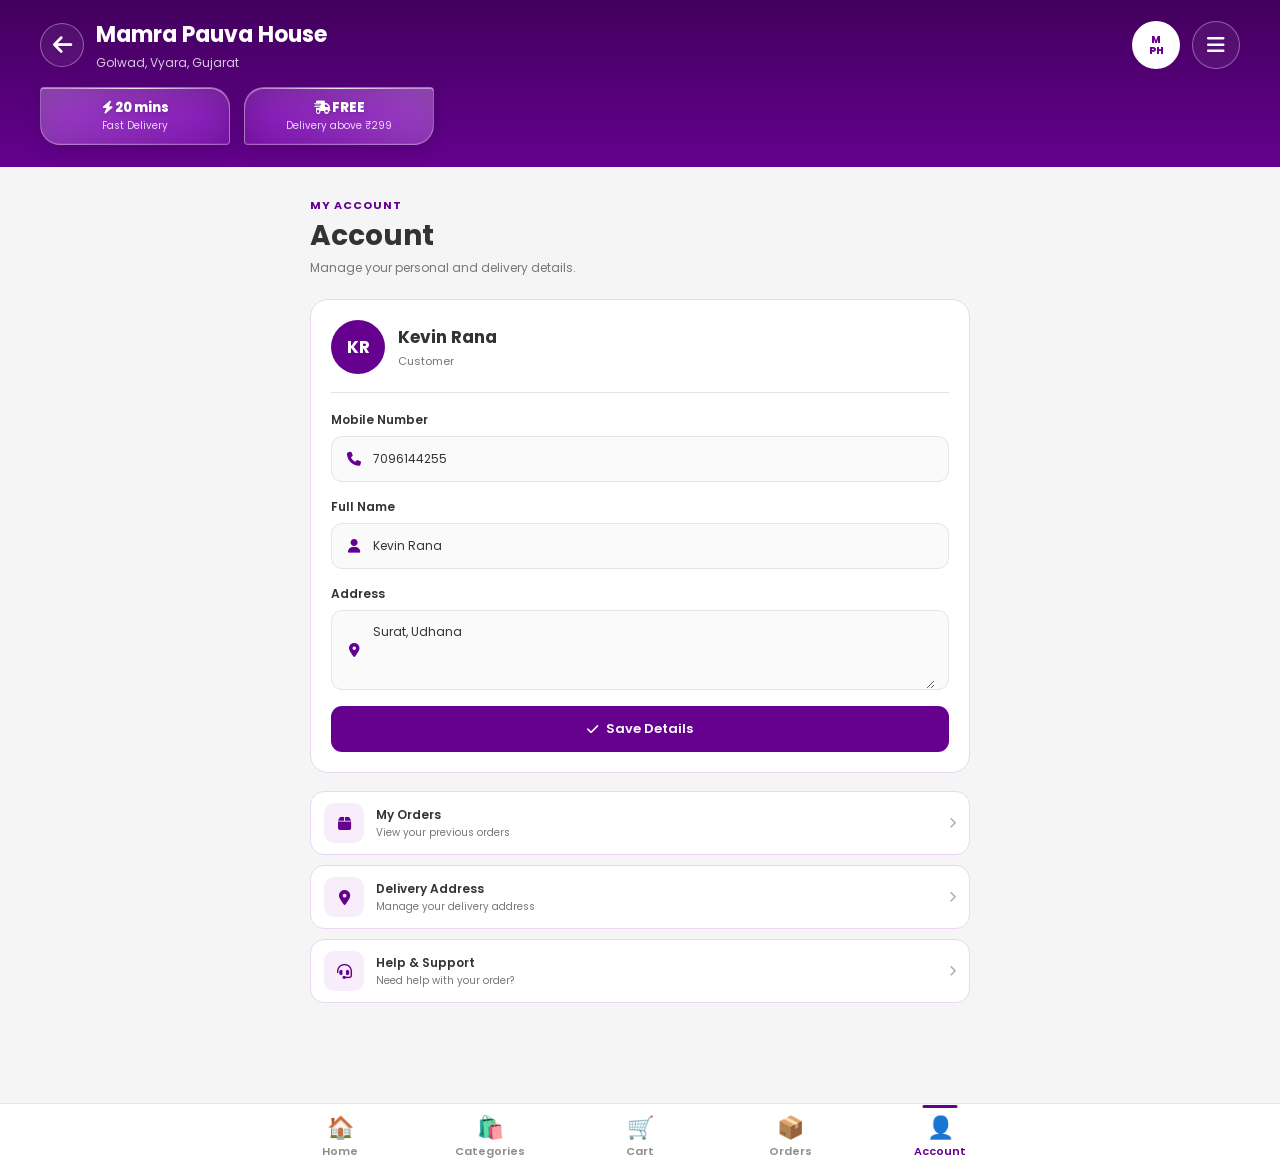
<file: account.html>
<!DOCTYPE html>
<html lang="en">

<head>

    <meta charset="UTF-8">

    <meta
        name="viewport"
        content="width=device-width, initial-scale=1.0"
    >

    <title>Account | Mamra Pauva House</title>


    <!-- Google Font -->

    <link
        rel="preconnect"
        href="https://fonts.googleapis.com"
    >

    <link
        rel="preconnect"
        href="https://fonts.gstatic.com"
        crossorigin
    >

    <link
        href="https://fonts.googleapis.com/css2?family=Poppins:wght@400;500;600;700;800&display=swap"
        rel="stylesheet"
    >


    <!-- Font Awesome -->

    <link
        rel="stylesheet"
        href="https://cdnjs.cloudflare.com/ajax/libs/font-awesome/6.7.2/css/all.min.css"
    >


    <!-- Main CSS -->

    <link rel="stylesheet" href="style.css">

</head>


<body>


<div class="mp-page">


    <!-- =====================================================
         HEADER
    ====================================================== -->

    <header class="mp-header">


        <div class="mp-header-top">


            <!-- BACK -->

            <a
                href="index.html"
                class="mp-back"
                aria-label="Go back"
            >

                <i class="fa-solid fa-arrow-left"></i>

            </a>



            <!-- STORE INFORMATION -->

            <div class="mp-location">

                <div class="mp-location-title">
                    Mamra Pauva House
                </div>

                <div class="mp-location-address">
                    Golwad, Vyara, Gujarat
                </div>

            </div>



            <!-- STORE LOGO -->

            <button
                type="button"
                class="mp-store-logo"
                aria-label="Mamra Pauva House"
            >

                M<br>
                PH

            </button>



            <!-- MENU -->

            <button
                type="button"
                class="mp-menu"
                aria-label="Open menu"
            >

                <i class="fa-solid fa-bars"></i>

            </button>


        </div>



        <!-- DELIVERY STRIP -->

        <div class="mp-delivery-strip">


            <div class="mp-delivery-item">

                <strong>

                    <i class="fa-solid fa-bolt"></i>

                    20 mins

                </strong>

                <span>
                    Fast Delivery
                </span>

            </div>



            <div class="mp-delivery-item">

                <strong>

                    <i class="fa-solid fa-truck-fast"></i>

                    FREE

                </strong>

                <span>
                    Delivery above ₹299
                </span>

            </div>


        </div>


    </header>



    <!-- =====================================================
         ACCOUNT PAGE
    ====================================================== -->

    <main class="mp-account-page">


        <!-- ACCOUNT HEADING -->

        <div class="mp-account-header">

            <span class="mp-page-kicker">
                MY ACCOUNT
            </span>

            <h1>
                Account
            </h1>

            <p>
                Manage your personal and delivery details.
            </p>

        </div>



        <!-- =================================================
             ACCOUNT DETAILS
        ================================================== -->

        <section class="mp-account-card">


            <!-- PROFILE -->

            <div class="mp-account-profile">


                <div class="mp-account-avatar">
                    KR
                </div>


                <div>

                    <h2>
                        Kevin Rana
                    </h2>

                    <span>
                        Customer
                    </span>

                </div>


            </div>



            <!-- ACCOUNT FORM -->

            <form
                class="mp-account-form"
                id="mpAccountForm"
            >


                <!-- MOBILE NUMBER -->

                <div class="mp-account-field">

                    <label for="accountMobile">
                        Mobile Number
                    </label>


                    <div class="mp-account-input">

                        <i class="fa-solid fa-phone"></i>


                        <input
                            type="tel"
                            id="accountMobile"
                            name="mobile"
                            value="7096144255"
                            maxlength="10"
                            placeholder="Enter mobile number"
                        >

                    </div>

                </div>



                <!-- FULL NAME -->

                <div class="mp-account-field">

                    <label for="accountName">
                        Full Name
                    </label>


                    <div class="mp-account-input">

                        <i class="fa-solid fa-user"></i>


                        <input
                            type="text"
                            id="accountName"
                            name="name"
                            value="Kevin Rana"
                            placeholder="Enter full name"
                        >

                    </div>

                </div>



                <!-- ADDRESS -->

                <div class="mp-account-field">

                    <label for="accountAddress">
                        Address
                    </label>


                    <div class="mp-account-input mp-account-textarea">

                        <i class="fa-solid fa-location-dot"></i>


                        <textarea
                            id="accountAddress"
                            name="address"
                            rows="3"
                            placeholder="Enter delivery address"
                        >Surat, Udhana</textarea>

                    </div>

                </div>



                <!-- SAVE BUTTON -->

                <button
                    type="submit"
                    class="mp-account-save"
                >

                    <i class="fa-solid fa-check"></i>

                    Save Details

                </button>


            </form>


        </section>



        <!-- =================================================
             ACCOUNT OPTIONS
        ================================================== -->

        <section class="mp-account-options">


            <!-- ORDERS -->

            <a
                href="#"
                class="mp-account-option"
            >

                <span class="mp-account-option-icon">

                    <i class="fa-solid fa-box"></i>

                </span>


                <span class="mp-account-option-content">

                    <strong>
                        My Orders
                    </strong>

                    <small>
                        View your previous orders
                    </small>

                </span>


                <i class="fa-solid fa-chevron-right"></i>

            </a>



            <!-- DELIVERY ADDRESS -->

            <a
                href="#"
                class="mp-account-option"
            >

                <span class="mp-account-option-icon">

                    <i class="fa-solid fa-location-dot"></i>

                </span>


                <span class="mp-account-option-content">

                    <strong>
                        Delivery Address
                    </strong>

                    <small>
                        Manage your delivery address
                    </small>

                </span>


                <i class="fa-solid fa-chevron-right"></i>

            </a>



            <!-- HELP -->

            <a
                href="#"
                class="mp-account-option"
            >

                <span class="mp-account-option-icon">

                    <i class="fa-solid fa-headset"></i>

                </span>


                <span class="mp-account-option-content">

                    <strong>
                        Help &amp; Support
                    </strong>

                    <small>
                        Need help with your order?
                    </small>

                </span>


                <i class="fa-solid fa-chevron-right"></i>

            </a>


        </section>


    </main>



    <!-- =====================================================
         FLOATING SEARCH
         MOBILE + TABLET
    ====================================================== -->

    <div
        class="mp-floating-search"
        id="mpFloatingSearch"
    >

        <button
            type="button"
            class="mp-floating-search-button"
            id="mpFloatingSearchButton"
            aria-label="Search products"
        >

            <i class="fa-solid fa-magnifying-glass"></i>

        </button>

    </div>



    <!-- =====================================================
         FLOATING SEARCH OVERLAY
    ====================================================== -->

    <div
        class="mp-floating-search-overlay"
        id="mpFloatingSearchOverlay"
    >

        <div
            class="mp-floating-search-panel"
            id="mpFloatingSearchPanel"
        >


            <!-- SEARCH HEADER -->

            <div class="mp-floating-search-header">


                <button
                    type="button"
                    class="mp-floating-search-back"
                    id="mpFloatingSearchClose"
                    aria-label="Close search"
                >

                    <i class="fa-solid fa-arrow-left"></i>

                </button>



                <div class="mp-floating-search-box">

                    <i class="fa-solid fa-magnifying-glass"></i>


                    <input
                        type="text"
                        id="mpFloatingSearchInput"
                        placeholder="Search Any Product..."
                        autocomplete="off"
                        aria-label="Search products"
                    >


                    <button
                        type="button"
                        class="mp-floating-search-clear"
                        id="mpFloatingSearchClear"
                        aria-label="Clear search"
                    >

                        <i class="fa-solid fa-xmark"></i>

                    </button>

                </div>


            </div>



            <!-- SEARCH CONTENT -->

            <div class="mp-floating-search-content">


                <!-- RECENT SEARCHES -->

                <section
                    class="mp-search-suggestion-section"
                    id="mpRecentSearchSection"
                >


                    <div class="mp-search-suggestion-heading">

                        <h3>
                            Recent Searches
                        </h3>


                        <button
                            type="button"
                            id="mpClearRecentSearch"
                        >
                            Clear
                        </button>

                    </div>


                    <div
                        class="mp-recent-search-list"
                        id="mpRecentSearchList"
                    ></div>


                </section>



                <!-- POPULAR CATEGORIES -->

                <section class="mp-search-suggestion-section">


                    <div class="mp-search-suggestion-heading">

                        <h3>
                            Popular Categories
                        </h3>

                    </div>



                    <div class="mp-search-category-list">


                        <button
                            type="button"
                            class="mp-search-category"
                            data-search="Poha"
                        >

                            <span class="mp-search-category-icon">
                                🍚
                            </span>

                            <span>
                                Poha
                            </span>

                        </button>



                        <button
                            type="button"
                            class="mp-search-category"
                            data-search="Dals"
                        >

                            <span class="mp-search-category-icon">
                                🫘
                            </span>

                            <span>
                                Dals
                            </span>

                        </button>



                        <button
                            type="button"
                            class="mp-search-category"
                            data-search="Biscuits"
                        >

                            <span class="mp-search-category-icon">
                                🍪
                            </span>

                            <span>
                                Biscuits
                            </span>

                        </button>



                        <button
                            type="button"
                            class="mp-search-category"
                            data-search="Snacks"
                        >

                            <span class="mp-search-category-icon">
                                🍿
                            </span>

                            <span>
                                Snacks
                            </span>

                        </button>



                        <button
                            type="button"
                            class="mp-search-category"
                            data-search="Milk"
                        >

                            <span class="mp-search-category-icon">
                                🥛
                            </span>

                            <span>
                                Milk
                            </span>

                        </button>



                        <button
                            type="button"
                            class="mp-search-category"
                            data-search="Cold Drinks"
                        >

                            <span class="mp-search-category-icon">
                                🥤
                            </span>

                            <span>
                                Cold Drinks
                            </span>

                        </button>



                        <button
                            type="button"
                            class="mp-search-category"
                            data-search="Chocolates"
                        >

                            <span class="mp-search-category-icon">
                                🍫
                            </span>

                            <span>
                                Chocolates
                            </span>

                        </button>



                        <button
                            type="button"
                            class="mp-search-category"
                            data-search="Grocery"
                        >

                            <span class="mp-search-category-icon">
                                🛒
                            </span>

                            <span>
                                Grocery
                            </span>

                        </button>


                    </div>

                </section>


            </div>


        </div>

    </div>



    <!-- =====================================================
         BOTTOM NAVIGATION
    ====================================================== -->

    <nav class="mp-bottom-nav">


        <!-- HOME -->

        <a
            href="./index.html"
            class="mp-nav-item"
        >

            <div class="mp-nav-icon">
                🏠
            </div>

            Home

        </a>



        <!-- CATEGORIES -->

        <a
            href="./category.html"
            class="mp-nav-item"
        >

            <div class="mp-nav-icon">
                🛍️
            </div>

            Categories

        </a>



        <!-- CART -->

        <a
            href="./cart.html"
            class="mp-nav-item"
        >

            <div class="mp-nav-icon">
                🛒
            </div>

            Cart

        </a>



        <!-- ORDERS -->

        <a
            href="#"
            class="mp-nav-item"
        >

            <div class="mp-nav-icon">
                📦
            </div>

            Orders

        </a>



        <!-- ACCOUNT -->

        <a
            href="./account.html"
            class="mp-nav-item active"
        >

            <div class="mp-nav-icon">
                👤
            </div>

            Account

        </a>


    </nav>


</div>



<!-- =====================================================
     MAIN SCRIPT
====================================================== -->

<script src="script.js"></script>


</body>
</html>
</file>
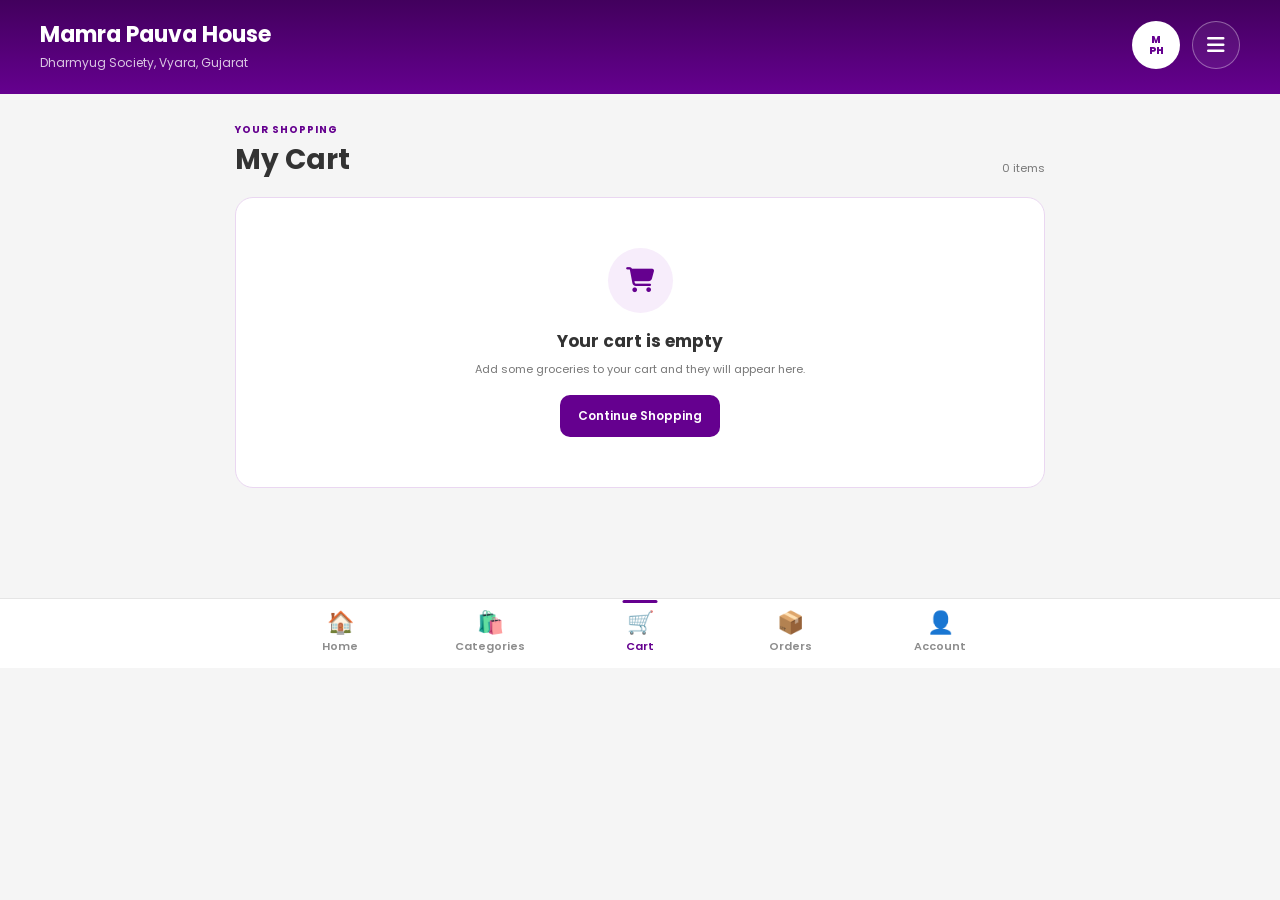
<file: cart.html>
<!DOCTYPE html>
<html lang="en">

<head>
    <meta charset="UTF-8">

    <meta
        name="viewport"
        content="width=device-width, initial-scale=1.0"
    >

    <title>Cart | Mamra Pauva House</title>

    <link
        rel="preconnect"
        href="https://fonts.googleapis.com"
    >

    <link
        rel="preconnect"
        href="https://fonts.gstatic.com"
        crossorigin
    >

    <link
        href="https://fonts.googleapis.com/css2?family=Poppins:wght@400;500;600;700;800&display=swap"
        rel="stylesheet"
    >

    <link
        rel="stylesheet"
        href="https://cdnjs.cloudflare.com/ajax/libs/font-awesome/6.7.2/css/all.min.css"
    >

    <link
        rel="stylesheet"
        href="style.css"
    >
</head>

<body>

<div class="mp-page">

    <!-- HEADER -->
    <header class="mp-header">

        <div class="mp-header-top">

            <div class="mp-location">

                <div class="mp-location-title">
                    Mamra Pauva House
                </div>

                <div class="mp-location-address">
                    Dharmyug Society, Vyara, Gujarat
                </div>

            </div>

            <button
                type="button"
                class="mp-store-logo"
                onclick="window.location.href='index.html'"
            >
                M<br>
                PH
            </button>

            <button
                type="button"
                class="mp-menu"
            >
                <i class="fa-solid fa-bars"></i>
            </button>

        </div>

    </header>


    <!-- CART -->
    <main class="mp-cart-page">

        <div class="mp-cart-header">

            <div>
                <span class="mp-page-kicker">
                    YOUR SHOPPING
                </span>

                <h1>
                    My Cart
                </h1>
            </div>

            <span
                class="mp-cart-items-count"
                id="mpCartItemsCount"
            >
                0 items
            </span>

        </div>


        <!-- CART ITEMS -->

        <div
            class="mp-cart-items"
            id="mpCartItems"
        >
        </div>


        <!-- EMPTY CART -->

        <div
            class="mp-cart-empty"
            id="mpCartEmpty"
            hidden
        >

            <div class="mp-cart-empty-icon">
                <i class="fa-solid fa-cart-shopping"></i>
            </div>

            <h2>
                Your cart is empty
            </h2>

            <p>
                Add some groceries to your cart and they will appear here.
            </p>

            <a
                href="index.html"
                class="mp-cart-shop-button"
            >
                Continue Shopping
            </a>

        </div>


        <!-- CART SUMMARY -->

        <div
            class="mp-cart-summary"
            id="mpCartSummary"
        >

            <div class="mp-cart-summary-row">

                <span>
                    Subtotal
                </span>

                <strong id="mpCartSubtotal">
                    ₹0
                </strong>

            </div>


            <div class="mp-cart-summary-row">

                <span>
                    Delivery
                </span>

                <strong id="mpCartDelivery">
                    FREE
                </strong>

            </div>


            <div class="mp-cart-summary-total">

                <span>
                    Total
                </span>

                <strong id="mpCartTotal">
                    ₹0
                </strong>

            </div>


            <button
                type="button"
                class="mp-cart-checkout"
            >
                <span>
                    Proceed to Checkout
                </span>

                <i class="fa-solid fa-arrow-right"></i>
            </button>

        </div>

    </main>


    <!-- BOTTOM NAV -->
<nav class="mp-bottom-nav">


        <a
            href="./index.html"
            class="mp-nav-item active"
        >

            <div class="mp-nav-icon">
                🏠
            </div>

            Home

        </a>


        <a
            href="./category.html"
            class="mp-nav-item"
        >

            <div class="mp-nav-icon">
                🛍️
            </div>

            Categories

        </a>


        <a
            href="cart.html"
            class="mp-nav-item"
        >

            <div class="mp-nav-icon">
                🛒
            </div>

            Cart

        </a>


        <a
            href="#"
            class="mp-nav-item"
        >

            <div class="mp-nav-icon">
                📦
            </div>

            Orders

        </a>


        <a
            href="./account.html"
            class="mp-nav-item"
        >

            <div class="mp-nav-icon">
                👤
            </div>

            Account

        </a>


    </nav>

</div>


<script src="script.js"></script>

</body>
</html>
</file>
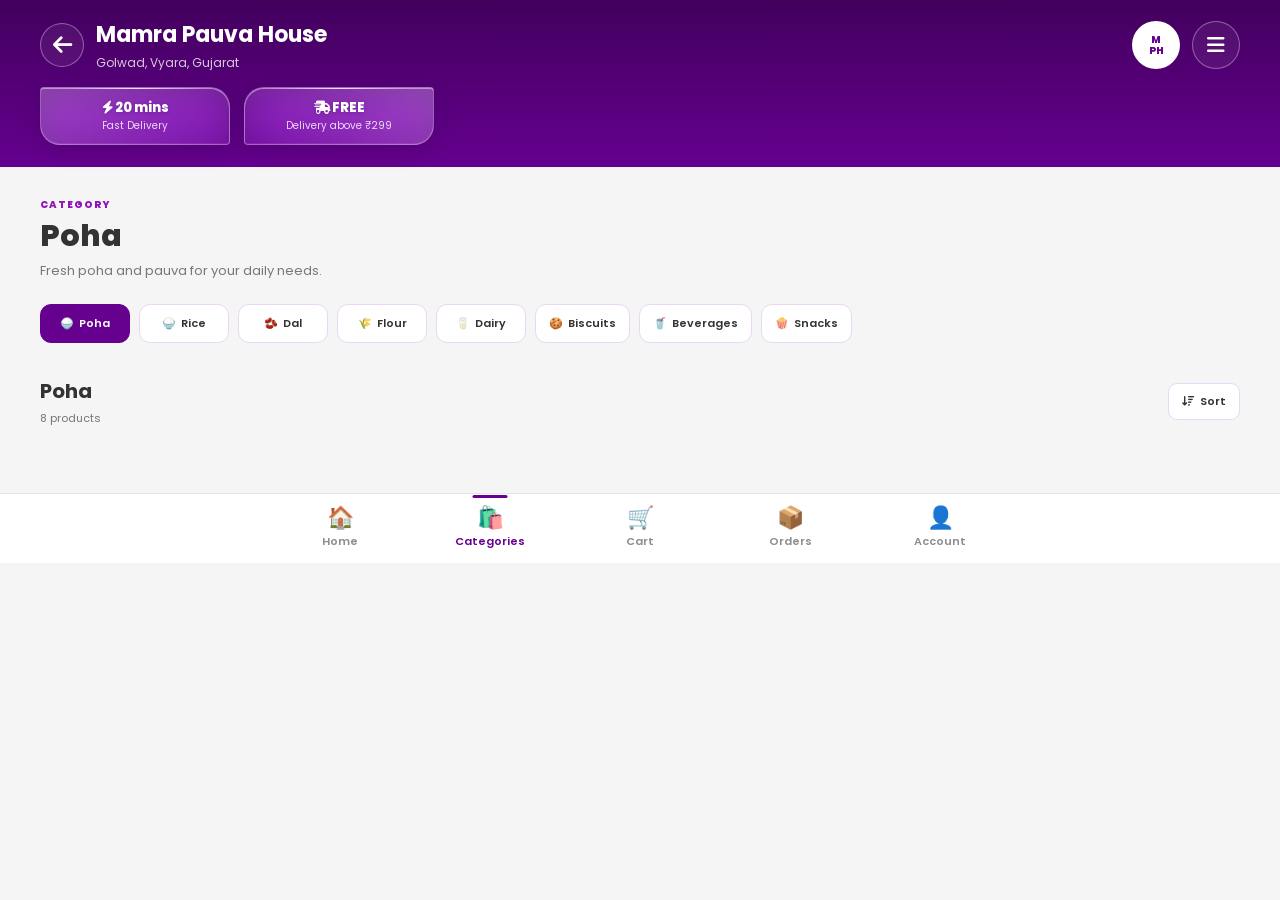
<file: category.html>
<!DOCTYPE html>
<html lang="en">

<head>
    <meta charset="UTF-8">

    <meta
        name="viewport"
        content="width=device-width, initial-scale=1.0"
    >

    <title>Poha | Mamra Pauva House</title>

    <!-- Google Font -->
    <link
        rel="preconnect"
        href="https://fonts.googleapis.com"
    >

    <link
        rel="preconnect"
        href="https://fonts.gstatic.com"
        crossorigin
    >

    <link
        href="https://fonts.googleapis.com/css2?family=Poppins:wght@400;500;600;700;800&display=swap"
        rel="stylesheet"
    >

    <!-- Font Awesome -->
    <link
        rel="stylesheet"
        href="https://cdnjs.cloudflare.com/ajax/libs/font-awesome/6.7.2/css/all.min.css"
    >

    <!-- Main CSS -->
    <link
        rel="stylesheet"
        href="style.css"
    >
</head>


<body>

<div class="mp-page">

    <!-- =====================================================
         HEADER
    ====================================================== -->

    <header class="mp-header">

        <div class="mp-header-top">

            <!-- BACK BUTTON -->
            <a
                href="index.html"
                class="mp-back"
                aria-label="Go back"
            >
                <i class="fa-solid fa-arrow-left"></i>
            </a>


            <!-- STORE INFORMATION -->
            <div class="mp-location">

                <div class="mp-location-title">
                    Mamra Pauva House
                </div>

                <div class="mp-location-address">
                    Golwad, Vyara, Gujarat
                </div>

            </div>


            <!-- STORE LOGO -->
            <button
                type="button"
                class="mp-store-logo"
                aria-label="Mamra Pauva House"
            >
                M<br>
                PH
            </button>


            <!-- MENU -->
            <button
                type="button"
                class="mp-menu"
                aria-label="Open menu"
            >
                <i class="fa-solid fa-bars"></i>
            </button>

        </div>


        <!-- DELIVERY INFORMATION -->
        <div class="mp-delivery-strip">

            <div class="mp-delivery-item">

                <strong>
                    <i class="fa-solid fa-bolt"></i>
                    20 mins
                </strong>

                <span>
                    Fast Delivery
                </span>

            </div>


            <div class="mp-delivery-item">

                <strong>
                    <i class="fa-solid fa-truck-fast"></i>
                    FREE
                </strong>

                <span>
                    Delivery above ₹299
                </span>

            </div>

        </div>

    </header>



    <!-- =====================================================
         CATEGORY PAGE
    ====================================================== -->

    <main class="mp-category-page">


        <!-- CATEGORY TITLE -->

        <div class="mp-page-title">

            <div>

                <span class="mp-page-kicker">
                    CATEGORY
                </span>

                <h1 id="categoryTitle">
                    Poha
                </h1>

                <p id="categoryDescription">
                    Fresh poha and pauva for your daily needs.
                </p>

            </div>

        </div>



        <!-- CATEGORY NAVIGATION -->

        <div
            class="mp-category-nav"
            id="categoryNav"
        >

            <!-- POHA -->
            <a
                href="category.html?category=poha"
                data-category="poha"
                class="active"
            >
                <span>🍚</span>
                <span>Poha</span>
            </a>


            <!-- RICE -->
            <a
                href="category.html?category=rice"
                data-category="rice"
            >
                <span>🍚</span>
                <span>Rice</span>
            </a>


            <!-- DAL -->
            <a
                href="category.html?category=dal"
                data-category="dal"
            >
                <span>🫘</span>
                <span>Dal</span>
            </a>


            <!-- FLOUR -->
            <a
                href="category.html?category=flour"
                data-category="flour"
            >
                <span>🌾</span>
                <span>Flour</span>
            </a>


            <!-- DAIRY -->
            <a
                href="category.html?category=dairy"
                data-category="dairy"
            >
                <span>🥛</span>
                <span>Dairy</span>
            </a>


            <!-- BISCUITS -->
            <a
                href="category.html?category=biscuits"
                data-category="biscuits"
            >
                <span>🍪</span>
                <span>Biscuits</span>
            </a>


            <!-- BEVERAGES -->
            <a
                href="category.html?category=beverages"
                data-category="beverages"
            >
                <span>🥤</span>
                <span>Beverages</span>
            </a>


            <!-- SNACKS -->
            <a
                href="category.html?category=snacks"
                data-category="snacks"
            >
                <span>🍿</span>
                <span>Snacks</span>
            </a>

        </div>



        <!-- PRODUCT HEADER -->

        <div class="mp-products-header">

            <div>

                <h2 id="categoryProductsTitle">
                    Poha
                </h2>

                <span id="categoryProductCount">
                    8 products
                </span>

            </div>


            <!-- SORT ONLY -->
            <button
                type="button"
                class="mp-sort-button"
                id="categorySortButton"
            >
                <i class="fa-solid fa-arrow-down-wide-short"></i>
                Sort
            </button>

        </div>



        <!-- PRODUCTS -->

        <section
            class="mp-category-products"
            id="categoryProducts"
            aria-label="Category products"
        >

            <!-- Products are generated by category.js -->

        </section>



        <!-- EMPTY RESULT -->

        <div
            class="mp-category-empty"
            id="categoryEmpty"
            hidden
        >

            <div class="mp-category-empty-icon">
                <i class="fa-solid fa-magnifying-glass"></i>
            </div>

            <h3>
                No products found
            </h3>

            <p>
                Try searching for another product.
            </p>

        </div>

    </main>



    <!-- =====================================================
         FLOATING SEARCH
         MOBILE + TABLET
    ====================================================== -->

    <div
        class="mp-floating-search"
        id="mpFloatingSearch"
    >

        <button
            type="button"
            class="mp-floating-search-button"
            id="mpFloatingSearchButton"
            aria-label="Search products"
        >
            <i class="fa-solid fa-magnifying-glass"></i>
        </button>

    </div>



    <!-- =====================================================
         FLOATING SEARCH OVERLAY
    ====================================================== -->

    <div
        class="mp-floating-search-overlay"
        id="mpFloatingSearchOverlay"
    >

        <div
            class="mp-floating-search-panel"
            id="mpFloatingSearchPanel"
        >

            <!-- SEARCH HEADER -->

            <div class="mp-floating-search-header">

                <button
                    type="button"
                    class="mp-floating-search-back"
                    id="mpFloatingSearchClose"
                    aria-label="Close search"
                >
                    <i class="fa-solid fa-arrow-left"></i>
                </button>


                <div class="mp-floating-search-box">

                    <i class="fa-solid fa-magnifying-glass"></i>

                    <input
                        type="text"
                        id="mpFloatingSearchInput"
                        placeholder="Search Any Product..."
                        autocomplete="off"
                        aria-label="Search products"
                    >

                    <button
                        type="button"
                        class="mp-floating-search-clear"
                        id="mpFloatingSearchClear"
                        aria-label="Clear search"
                    >
                        <i class="fa-solid fa-xmark"></i>
                    </button>

                </div>

            </div>



            <!-- SEARCH CONTENT -->

            <div class="mp-floating-search-content">


                <!-- RECENT SEARCHES -->

                <section
                    class="mp-search-suggestion-section"
                    id="mpRecentSearchSection"
                >

                    <div class="mp-search-suggestion-heading">

                        <h3>
                            Recent Searches
                        </h3>

                        <button
                            type="button"
                            id="mpClearRecentSearch"
                        >
                            Clear
                        </button>

                    </div>


                    <div
                        class="mp-recent-search-list"
                        id="mpRecentSearchList"
                    ></div>

                </section>



                <!-- POPULAR CATEGORIES -->

                <section class="mp-search-suggestion-section">

                    <div class="mp-search-suggestion-heading">

                        <h3>
                            Popular Categories
                        </h3>

                    </div>


                    <div class="mp-search-category-list">

                        <button
                            type="button"
                            class="mp-search-category"
                            data-search="Poha"
                        >
                            <span class="mp-search-category-icon">🍚</span>
                            <span>Poha</span>
                        </button>


                        <button
                            type="button"
                            class="mp-search-category"
                            data-search="Dals"
                        >
                            <span class="mp-search-category-icon">🫘</span>
                            <span>Dals</span>
                        </button>


                        <button
                            type="button"
                            class="mp-search-category"
                            data-search="Biscuits"
                        >
                            <span class="mp-search-category-icon">🍪</span>
                            <span>Biscuits</span>
                        </button>


                        <button
                            type="button"
                            class="mp-search-category"
                            data-search="Snacks"
                        >
                            <span class="mp-search-category-icon">🍿</span>
                            <span>Snacks</span>
                        </button>


                        <button
                            type="button"
                            class="mp-search-category"
                            data-search="Milk"
                        >
                            <span class="mp-search-category-icon">🥛</span>
                            <span>Milk</span>
                        </button>


                        <button
                            type="button"
                            class="mp-search-category"
                            data-search="Cold Drinks"
                        >
                            <span class="mp-search-category-icon">🥤</span>
                            <span>Cold Drinks</span>
                        </button>


                        <button
                            type="button"
                            class="mp-search-category"
                            data-search="Chocolates"
                        >
                            <span class="mp-search-category-icon">🍫</span>
                            <span>Chocolates</span>
                        </button>


                        <button
                            type="button"
                            class="mp-search-category"
                            data-search="Grocery"
                        >
                            <span class="mp-search-category-icon">🛒</span>
                            <span>Grocery</span>
                        </button>

                    </div>

                </section>

            </div>

        </div>

    </div>



    <!-- =====================================================
         BOTTOM NAVIGATION
    ====================================================== -->

    <nav class="mp-bottom-nav">

        <!-- HOME -->
        <a
            href="./index.html"
            class="mp-nav-item"
        >
            <div class="mp-nav-icon">
                🏠
            </div>
            Home
        </a>


        <!-- CATEGORIES -->
        <a
            href="./category.html"
            class="mp-nav-item active"
        >
            <div class="mp-nav-icon">
                🛍️
            </div>
            Categories
        </a>


        <!-- CART -->
        <a
            href="./cart.html"
            class="mp-nav-item"
        >
            <div class="mp-nav-icon">
                🛒
            </div>
            Cart
        </a>


        <!-- ORDERS -->
        <a
            href="#"
            class="mp-nav-item"
        >
            <div class="mp-nav-icon">
                📦
            </div>
            Orders
        </a>


        <!-- ACCOUNT -->
        <a
            href="account.html"
            class="mp-nav-item"
        >
            <div class="mp-nav-icon">
                👤
            </div>
            Account
        </a>

    </nav>

</div>


<!-- =====================================================
     MAIN SCRIPT
====================================================== -->

<script src="script.js"></script>

</body>
</html>
</file>
<file: style.css>
/* =========================================================
   ROOT
========================================================= */

:root {
    --primary: #65008f;
    --primary-dark: #42005d;
    --primary-light: #8f16b8;

    --purple-bg: #f7edfb;
    --purple-border: #ead7f1;

    --white: #ffffff;

    --black: #222222;
    --dark: #333333;

    --gray: #777777;

    --light-gray: #eeeeee;
    --border: #e5e5e5;

    --green: #168c52;
    --orange: #ff7a00;
    --red: #e53935;

    --body-bg: #f5f5f5;
}


/* =========================================================
   RESET
========================================================= */

* {
    margin: 0;
    padding: 0;
    box-sizing: border-box;
}

html {
    scroll-behavior: smooth;
}

body {
    margin: 0;
    font-family: "Poppins", Arial, sans-serif;
    background: var(--body-bg);
    color: var(--black);
}

button,
input {
    font-family: inherit;
}

button {
    cursor: pointer;
}

a {
    text-decoration: none;
    color: inherit;
}

img {
    max-width: 100%;
    display: block;
}


/* =========================================================
   PAGE
========================================================= */

.mp-page {
    width: 100%;
    min-height: 100vh;
    background: var(--body-bg);
}


/* =========================================================
   HEADER
========================================================= */

.mp-header {
    background: linear-gradient(
        180deg,
        var(--primary-dark),
        var(--primary)
    );

    color: var(--white);

    padding: 18px 16px 22px;

    border-radius: 0 0 24px 24px;
}

.mp-header-top {
    display: flex;
    align-items: center;
    justify-content: space-between;
    gap: 12px;
}

.mp-location {
    flex: 1;
    min-width: 0;
}

.mp-location-title {
    font-size: 18px;
    font-weight: 700;

    display: flex;
    align-items: center;
    gap: 5px;
}

.mp-location-arrow {
    font-size: 15px;
}

.mp-location-address {
    margin-top: 3px;

    font-size: 11px;

    color: rgba(255, 255, 255, 0.78);

    white-space: nowrap;
    overflow: hidden;
    text-overflow: ellipsis;
}


/* =========================================================
   LOGO
========================================================= */

.mp-store-logo {
    width: 45px;
    height: 45px;

    border-radius: 50%;

    background: var(--white);
    color: var(--primary);

    display: flex;
    align-items: center;
    justify-content: center;

    text-align: center;

    font-size: 10px;
    line-height: 1.1;
    font-weight: 800;

    flex-shrink: 0;

    border: 2px solid rgba(255, 255, 255, 0.35);
}


/* =========================================================
   MENU
========================================================= */

.mp-menu {
    width: 44px;
    height: 44px;

    border: 1px solid rgba(255, 255, 255, 0.35);

    background: rgba(255, 255, 255, 0.06);

    color: var(--white);

    border-radius: 50%;

    display: flex;
    align-items: center;
    justify-content: center;

    font-size: 20px;

    flex-shrink: 0;
}


/* =========================================================
   UNIQUE GLASS DELIVERY STRIP
========================================================= */

.mp-delivery-strip {
    display: flex;
    gap: 10px;
    margin-top: 18px;
    position: relative;
}

.mp-delivery-strip::-webkit-scrollbar {
    display: none;
}

.mp-delivery-item {
    position: relative;
    flex: 1;
    min-width: 0;

    padding: 13px 16px;

    color: #fff;
    text-align: center;

    background:
        linear-gradient(
            145deg,
            rgba(255, 255, 255, 0.26),
            rgba(255, 255, 255, 0.08)
        );

    border: 1px solid rgba(255, 255, 255, 0.30);

    /* Unique asymmetric shape */
    border-radius: 4px 20px 4px 20px;

    backdrop-filter: blur(18px) saturate(150%);
    -webkit-backdrop-filter: blur(18px) saturate(150%);

    box-shadow:
        inset 0 1px 0 rgba(255, 255, 255, 0.45),
        inset 0 -1px 0 rgba(255, 255, 255, 0.08),
        0 7px 20px rgba(30, 0, 45, 0.16);

    overflow: hidden;
}

/* Permanent diagonal glass shine */
.mp-delivery-item::before {
    content: "";

    position: absolute;

    width: 90px;
    height: 180px;

    top: -75px;
    left: -105px;

    background: linear-gradient(
        110deg,
        transparent 30%,
        rgba(255, 255, 255, 0.18) 50%,
        transparent 70%
    );

    transform: rotate(18deg);

    pointer-events: none;
}

/* Thin top highlight */
.mp-delivery-item::after {
    content: "";

    position: absolute;

    top: 0;
    left: 12%;
    right: 12%;

    height: 1px;

    background: linear-gradient(
        90deg,
        transparent,
        rgba(255, 255, 255, 0.75),
        transparent
    );

    pointer-events: none;
}

/* Delivery title */
.mp-delivery-item strong {
    position: relative;
    z-index: 2;

    display: block;

    font-size: 13px;
    font-weight: 800;
    line-height: 1.2;

    color: #fff;

    text-shadow:
        0 1px 4px rgba(50, 0, 70, 0.25);
}

/* Delivery subtitle */
.mp-delivery-item span {
    position: relative;
    z-index: 2;

    display: block;

    margin-top: 4px;

    font-size: 10px;
    line-height: 1.2;

    color: rgba(255, 255, 255, 0.82);
}


/* =========================================================
   ALTERNATING CARD SHAPES
========================================================= */

.mp-delivery-item:nth-child(1) {
    border-radius: 4px 20px 4px 20px;
}

.mp-delivery-item:nth-child(2) {
    border-radius: 20px 4px 20px 4px;

    background:
        linear-gradient(
            215deg,
            rgba(255, 255, 255, 0.27),
            rgba(255, 255, 255, 0.07)
        );
}

.mp-delivery-item:nth-child(3) {
    border-radius: 4px 20px 4px 20px;
}


/* =========================================================
   MOBILE DELIVERY STRIP
========================================================= */

@media (max-width: 480px) {

    .mp-delivery-strip {
        gap: 7px;
        margin-top: 15px;
    }

    .mp-delivery-item {
        padding: 10px 7px;

        border-radius: 3px 14px 3px 14px;

        backdrop-filter: blur(14px) saturate(140%);
        -webkit-backdrop-filter: blur(14px) saturate(140%);

        box-shadow:
            inset 0 1px 0 rgba(255, 255, 255, 0.30),
            0 5px 16px rgba(40, 0, 60, 0.14);
    }

    .mp-delivery-item:nth-child(1),
    .mp-delivery-item:nth-child(3) {
        border-radius: 3px 14px 3px 14px;
    }

    .mp-delivery-item:nth-child(2) {
        border-radius: 14px 3px 14px 3px;
    }

    .mp-delivery-item strong {
        font-size: 10px;
    }

    .mp-delivery-item span {
        margin-top: 3px;
        font-size: 8px;
    }
}


/* =========================================================
   TABLET DELIVERY STRIP
========================================================= */

@media (min-width: 481px) and (max-width: 1024px) {

    .mp-delivery-strip {
        gap: 12px;
        margin-top: 22px;
    }

    .mp-delivery-item {
        padding: 14px 16px;
        border-radius: 5px 20px 5px 20px;
    }

    .mp-delivery-item:nth-child(2) {
        border-radius: 20px 5px 20px 5px;
    }

    .mp-delivery-item strong {
        font-size: 14px;
    }

    .mp-delivery-item span {
        font-size: 10px;
    }
}


/* =========================================================
   DESKTOP DELIVERY STRIP
========================================================= */

@media (min-width: 1025px) {

    .mp-delivery-strip {
        gap: 14px;
    }

    .mp-delivery-item {
        max-width: 195px;
        padding: 13px 18px;
    }
}

/* =========================================================
   SEARCH
========================================================= */

.mp-search-wrapper {
    margin-top: 17px;

    display: flex;
    gap: 8px;
}

.mp-search {
    flex: 1;

    height: 53px;

    background: var(--white);

    border-radius: 15px;

    display: flex;
    align-items: center;

    padding: 0 15px;

    color: #999;
}

.mp-search-icon {
    font-size: 24px;
    margin-right: 10px;
    line-height: 1;
}

.mp-search input {
    width: 100%;

    border: 0;
    outline: 0;

    font-size: 14px;

    color: var(--dark);

    background: transparent;
}

.mp-search input::placeholder {
    color: #999;
}


/* =========================================================
   CART
========================================================= */

.mp-cart-button {
    width: 53px;
    height: 53px;

    border: 0;

    border-radius: 15px;

    background: var(--white);
    color: var(--primary);

    font-size: 22px;

    position: relative;

    flex-shrink: 0;
}

.mp-cart-count {
    position: absolute;

    top: -5px;
    right: -4px;

    width: 19px;
    height: 19px;

    border-radius: 50%;

    background: var(--orange);
    color: var(--white);

    font-size: 10px;

    display: flex;
    align-items: center;
    justify-content: center;

    font-weight: 700;
}


/* =========================================================
   MAIN
========================================================= */

.mp-main {
    width: 100%;
    padding: 16px;
}


/* =========================================================
   SECTION HEADER
========================================================= */

.mp-section-head {
    display: flex;
    align-items: center;
    justify-content: space-between;

    gap: 15px;

    margin-bottom: 8px;
}

.mp-section-title {
    font-size: 17px;
    font-weight: 700;
}

.mp-view-all {
    color: var(--primary);

    font-size: 12px;
    font-weight: 600;

    white-space: nowrap;
}


/* =========================================================
   CATEGORIES
========================================================= */

.mp-categories {
    display: flex;

    overflow-x: auto;

    scrollbar-width: none;

    margin-bottom: 10px;
}

.mp-categories::-webkit-scrollbar {
    display: none;
}

.mp-category {
    min-width: 76px;

    text-align: center;

    transition: transform 0.2s ease;
}

.mp-category-icon {
    width: 68px;
    height: 62px;

    margin: auto;

    background: var(--purple-bg);

    border: 1px solid var(--purple-border);

    border-radius: 20px;

    display: flex;
    align-items: center;
    justify-content: center;

    font-size: 32px;
}

.mp-category-name {
    margin-top: 7px;

    font-size: 11px;
    font-weight: 600;
}


/* =========================================================
   HERO
========================================================= */

.mp-hero {
    background:
        radial-gradient(
            circle at 90% 20%,
            rgba(255, 255, 255, 0.15),
            transparent 25%
        ),
        linear-gradient(
            135deg,
            #480065,
            #8500ad
        );

    border-radius: 22px;

    color: var(--white);

    min-height: 170px;

    padding: 22px 20px;

    position: relative;

    overflow: hidden;

    margin-bottom: 22px;
}

.mp-hero::before {
    content: "";

    position: absolute;

    width: 170px;
    height: 170px;

    right: -70px;
    bottom: -70px;

    border-radius: 50%;

    background: rgba(255, 255, 255, 0.08);
}

.mp-hero-content {
    position: relative;

    z-index: 2;

    max-width: 70%;
}

.mp-hero-small {
    font-size: 11px;

    font-weight: 600;

    color: #f2c9ff;

    margin-bottom: 4px;
}

.mp-hero h1 {
    font-size: 24px;

    line-height: 1.2;

    font-weight: 800;

    margin-bottom: 8px;
}

.mp-hero p {
    font-size: 11px;

    color: rgba(255, 255, 255, 0.8);

    line-height: 1.5;
}

.mp-hero-button {
    display: inline-flex;

    margin-top: 13px;

    background: var(--white);

    color: var(--primary);

    padding: 8px 15px;

    border-radius: 20px;

    font-size: 11px;

    font-weight: 700;
}

.mp-hero-icon {
    position: absolute;

    right: 20px;
    bottom: 22px;

    font-size: 70px;

    transform: rotate(-8deg);
}


/* =========================================================
   OFFERS
========================================================= */

.mp-offers {
    display: flex;

    gap: 10px;

    overflow-x: auto;

    scrollbar-width: none;

    margin-bottom: 24px;
}

.mp-offers::-webkit-scrollbar {
    display: none;
}

.mp-offer {
    min-width: 145px;

    height: 135px;

    border-radius: 18px;

    padding: 15px;

    background: linear-gradient(
        135deg,
        #71009e,
        #9d17c2
    );

    color: var(--white);

    position: relative;

    overflow: hidden;
}

.mp-offer:nth-child(2) {
    background: linear-gradient(
        135deg,
        #4d0071,
        #8500aa
    );
}

.mp-offer:nth-child(3) {
    background: linear-gradient(
        135deg,
        #8500ad,
        #b328d0
    );
}

.mp-offer-title {
    font-size: 15px;

    line-height: 1.25;

    font-weight: 700;

    position: relative;

    z-index: 2;
}

.mp-offer-sub {
    font-size: 10px;

    margin-top: 4px;

    opacity: 0.8;
}

.mp-offer-icon {
    position: absolute;

    right: 8px;
    bottom: 0;

    font-size: 54px;
}


/* =========================================================
   QUICK LINKS
========================================================= */

.mp-quick-links {
    display: grid;

    grid-template-columns: repeat(4, 1fr);

    gap: 9px;

    margin-bottom: 25px;
}

.mp-quick-link {
    background: var(--white);

    border-radius: 15px;

    padding: 12px 5px;

    text-align: center;

    border: 1px solid var(--border);

    transition: all 0.2s ease;
}

.mp-quick-icon {
    font-size: 23px;
}

.mp-quick-link span {
    display: block;

    margin-top: 5px;

    font-size: 9px;

    font-weight: 600;
}


/* =========================================================
   PRODUCT SECTION
========================================================= */

.mp-product-section {
    margin-bottom: 25px;
}

.mp-products {
    display: flex;

    gap: 10px;

    overflow-x: auto;

    scrollbar-width: none;
}

.mp-products::-webkit-scrollbar {
    display: none;
}


/* =========================================================
   PRODUCT CARD
========================================================= */

.mp-product {
    min-width: 155px;

    background: var(--white);

    border-radius: 14px;

    overflow: hidden;

    border: 1px solid var(--border);

    position: relative;

    transition: all 0.2s ease;
}


/* =========================================================
   PRODUCT IMAGE
========================================================= */

.mp-product-image {
    height: 105px;

    background: #f7f3f8;

    display: flex;

    align-items: center;

    justify-content: center;

    font-size: 55px;

    position: relative;

    overflow: hidden;
}

.mp-product-image img {
    width: 100%;

    height: 100%;

    object-fit: contain;

    padding: 8px;
}


/* =========================================================
   PRODUCT BADGE
========================================================= */

.mp-product-badge {
    position: absolute;

    left: 6px;

    top: 6px;

    background: var(--primary);

    color: var(--white);

    border-radius: 5px;

    padding: 3px 5px;

    font-size: 7px;

    font-weight: 700;

    z-index: 2;
}


/* =========================================================
   WISHLIST
========================================================= */

.mp-wishlist {
    position: absolute;

    right: 6px;

    top: 6px;

    width: 26px;

    height: 26px;

    background: var(--white);

    border: 0;

    border-radius: 50%;

    box-shadow: 0 2px 6px rgba(0, 0, 0, 0.10);

    z-index: 2;
}


/* =========================================================
   PRODUCT INFO
========================================================= */

.mp-product-info {
    padding: 7px;
}

.mp-product-name {
    font-size: 12px;

    font-weight: 600;

    min-height: 30px;

    display: -webkit-box;

    -webkit-box-orient: vertical;

    -webkit-line-clamp: 2;

    overflow: hidden;
}


/* =========================================================
   PRODUCT SIZE OPTIONS
========================================================= */

.mp-product-options {
    display: flex;

    flex-wrap: wrap;

    align-items: center;

    gap: 4px;
}

.mp-size-option {
    min-width: 0;

    height: 28px;

    padding: 0 5px;

    border: 1px solid #ddd;

    border-radius: 5px;

    background: #fff;

    color: #555;

    font-size: 9px;

    font-weight: 500;

    cursor: pointer;

    white-space: nowrap;
}

.mp-size-option:hover {
    border-color: var(--primary);

    color: var(--primary);
}

.mp-size-option.active {
    background: var(--primary);

    border-color: var(--primary);

    color: #fff;
}

.mp-custom-option {
    color: var(--primary);

    border-color: var(--primary);
}


/* =========================================================
   PRODUCT BOTTOM
========================================================= */

.mp-product-bottom {
    display: flex;

    align-items: center;

    justify-content: space-between;

    gap: 5px;

    margin-top: 7px;
}

.mp-price {
    font-size: 14px;

    font-weight: 700;

    color: var(--primary);

    white-space: nowrap;
}

.mp-old-price {
    color: #999;

    text-decoration: line-through;

    font-size: 8px;

    margin-left: 2px;
}

.mp-add {
    border: 1px solid var(--primary);

    background: var(--white);

    color: var(--primary);

    border-radius: 7px;

    padding: 5px 8px;

    font-size: 9px;

    font-weight: 700;

    transition: all 0.2s ease;
}


/* =========================================================
   DELIVERY BANNER
========================================================= */

.mp-delivery-slider {
    position: relative;
    width: 100%;
    margin-bottom: 22px;
}

.mp-delivery-slides {
    width: 100%;
    position: relative;
}

.mp-delivery-slide {
    display: none;
    width: 100%;
}

.mp-delivery-slide.active {
    display: block;
}

.mp-delivery-banner {
    width: 100%;
    box-sizing: border-box;

    display: flex;
    align-items: center;
    gap: 13px;

    padding: 15px;

    background: var(--white);
    border: 1px solid var(--purple-border);
    border-radius: 18px;
}

.mp-delivery-banner-icon {
    width: 48px;
    height: 48px;
    min-width: 48px;

    display: flex;
    align-items: center;
    justify-content: center;

    background: var(--purple-bg);
    border: 1px solid var(--purple-border);
    border-radius: 14px;

    font-size: 25px;
}

.mp-delivery-banner strong {
    display: block;

    margin: 0;

    color: var(--dark);
    font-size: 14px;
    font-weight: 700;
    line-height: 1.3;
}

.mp-delivery-banner p {
    margin: 4px 0 0;

    color: var(--gray);
    font-size: 11px;
    line-height: 1.5;
}


/* Dots */

.mp-delivery-dots {
    display: flex;
    align-items: center;
    justify-content: center;

    gap: 6px;

    margin-top: 9px;
}

.mp-delivery-dot {
    width: 7px;
    height: 7px;

    padding: 0;
    margin: 0;

    border: 1px solid var(--primary);
    border-radius: 50%;

    background: var(--white);

    cursor: pointer;

    appearance: none;
    -webkit-appearance: none;

    transition: all 0.25s ease;
}

.mp-delivery-dot.active {
    width: 20px;
    height: 7px;

    border-radius: 10px;

    background: var(--primary);
    border-color: var(--primary);
}


/* Mobile */

@media (max-width: 480px) {

    .mp-delivery-slider {
        margin-bottom: 20px;
    }

    .mp-delivery-banner {
        padding: 13px;
        gap: 10px;
        border-radius: 16px;
        margin-bottom: 20px;
    }

    .mp-delivery-banner-icon {
        width: 42px;
        height: 42px;
        min-width: 42px;

        border-radius: 12px;
        font-size: 22px;
    }

    .mp-delivery-banner strong {
        font-size: 12px;
    }

    .mp-delivery-banner p {
        font-size: 9px;
        line-height: 1.45;
    }

    .mp-delivery-dot {
        width: 6px;
        height: 6px;
    }

    .mp-delivery-dot.active {
        width: 17px;
        height: 6px;
    }
}


/* Tablet */

@media (min-width: 481px) and (max-width: 1024px) {

    .mp-delivery-banner {
        padding: 16px;
    }

    .mp-delivery-banner-icon {
        width: 50px;
        height: 50px;
        min-width: 50px;

        font-size: 27px;
    }

    .mp-delivery-banner strong {
        font-size: 15px;
    }

    .mp-delivery-banner p {
        font-size: 11px;
    }
}


/* Desktop */

@media (min-width: 1025px) {

    .mp-delivery-banner {
        padding: 17px 18px;
    }

    .mp-delivery-banner-icon {
        width: 52px;
        height: 52px;
        min-width: 52px;

        font-size: 28px;
    }

    .mp-delivery-banner strong {
        font-size: 15px;
    }

    .mp-delivery-banner p {
        font-size: 11px;
    }
}


/* =========================================================
   BOTTOM NAV
========================================================= */

.mp-bottom-nav {
    position: fixed;

    z-index: 1000;

    left: 0;
    right: 0;
    bottom: 0;

    height: 68px;

    background: var(--white);

    border-top: 1px solid var(--border);

    display: flex;

    justify-content: space-around;

    align-items: center;

    box-shadow: 0 -4px 20px rgba(0, 0, 0, 0.07);
}

.mp-nav-item {
    flex: 1;

    text-align: center;

    color: #8d8d8d;

    font-size: 9px;

    font-weight: 600;

    position: relative;
}

.mp-nav-icon {
    font-size: 22px;

    line-height: 1;

    margin-bottom: 4px;
}

.mp-nav-item.active {
    color: var(--primary);
}

.mp-nav-item.active::before {
    content: "";

    position: absolute;

    width: 35px;

    height: 3px;

    background: var(--primary);

    border-radius: 10px;

    top: -8px;

    left: 50%;

    transform: translateX(-50%);
}


/* =========================================================
   MOBILE
   0px - 480px
========================================================= */

@media (max-width: 480px) {

    body {
        padding-bottom: 75px;
    }

    .mp-header {
        padding: 16px 14px 20px;

        border-radius: 0 0 22px 22px;
    }

    .mp-location-title {
        font-size: 17px;
    }

    .mp-location-address {
        font-size: 10px;
    }

    .mp-store-logo {
        width: 42px;

        height: 42px;

        font-size: 9px;
    }

    .mp-menu {
        width: 42px;

        height: 42px;
    }

    .mp-delivery-strip {
        margin-top: 15px;

        width: 100%;
    }

    .mp-delivery-strip {
        gap: 8px;
    }

    .mp-delivery-item {
        min-width: 0;

        padding: 10px 8px;

        border-radius: 14px;

        backdrop-filter: blur(12px);
        -webkit-backdrop-filter: blur(12px);
    }

    .mp-delivery-item strong {
        font-size: 11px;
    }

    .mp-delivery-item span {
        font-size: 8px;
    }

    .mp-search-wrapper {
        margin-top: 15px;
    }

    .mp-main {
        padding: 15px;
    }

    .mp-section-title {
        font-size: 14px;
    }

    .mp-category {
        min-width: 64px;
    }

    .mp-category-icon {
        width: 58px;

        height: 50px;

        font-size: 21px;
    }

    .mp-hero {
        min-height: 165px;

        padding: 20px 18px;
    }

    .mp-hero h1 {
        font-size: 22px;
    }

    .mp-hero-icon {
        font-size: 62px;

        right: 15px;
    }

    .mp-offer {
        min-width: 145px;

        height: 130px;
    }


    /* Compact mobile products */

    .mp-products {
        gap: 8px;
    }

    .mp-product {
        min-width: 145px;

        border-radius: 12px;
    }

    .mp-product-image {
        height: 95px;

        font-size: 48px;
    }

    .mp-product-info {
        padding: 6px;
    }

    .mp-product-name {
        font-size: 11px;

        min-height: 28px;
    }

    .mp-product-options {
        gap: 3px;
    }

    .mp-size-option {
        height: 26px;

        padding: 0 4px;

        font-size: 8px;
    }

    .mp-product-bottom {
        margin-top: 6px;
    }

    .mp-price {
        font-size: 13px;
    }

    .mp-add {
        padding: 4px 7px;

        font-size: 8px;
    }


    .mp-quick-links {
        grid-template-columns: repeat(4, 1fr);

        gap: 7px;
    }

    .mp-quick-link {
        padding: 10px 4px;
    }

    .mp-quick-icon {
        font-size: 21px;
    }

    .mp-quick-link span {
        font-size: 8px;
    }

    .mp-bottom-nav {
        display: flex;
    }
}


/* =========================================================
   TABLET
   481px - 1024px
========================================================= */

@media (min-width: 481px) and (max-width: 1024px) {

    body {
        padding-bottom: 85px;
    }

    .mp-header {
        padding: 24px 30px 28px;

        border-radius: 0 0 30px 30px;
    }

    .mp-location-title {
        font-size: 23px;
    }

    .mp-location-address {
        font-size: 13px;
    }

    .mp-store-logo {
        width: 55px;

        height: 55px;

        font-size: 12px;
    }

    .mp-menu {
        width: 55px;

        height: 55px;

        font-size: 25px;
    }

    .mp-delivery-strip {
        gap: 14px;

        margin-top: 22px;
    }

    .mp-delivery-item {
        min-width: 0;

        padding: 13px 15px;

        border-radius: 18px;
    }

    .mp-delivery-item strong {
        font-size: 14px;
    }

    .mp-delivery-item span {
        font-size: 10px;
    }

    .mp-search-wrapper {
        margin-top: 22px;
    }

    .mp-search {
        height: 60px;

        border-radius: 17px;
    }

    .mp-search input {
        font-size: 16px;
    }

    .mp-cart-button {
        width: 60px;

        height: 60px;
    }

    .mp-main {
        padding: 28px 30px;
    }

    .mp-section-title {
        font-size: 21px;
    }

    .mp-view-all {
        font-size: 13px;
    }

    .mp-categories {
        margin-bottom: 30px;
    }

    .mp-category {
        min-width: 95px;
    }

    .mp-category-icon {
        width: 82px;

        height: 82px;

        font-size: 38px;

        border-radius: 23px;
    }

    .mp-category-name {
        font-size: 12px;

        margin-top: 9px;
    }

    .mp-hero {
        min-height: 220px;

        padding: 30px;

        border-radius: 25px;

        margin-bottom: 30px;
    }

    .mp-hero-content {
        max-width: 65%;
    }

    .mp-hero-small {
        font-size: 13px;
    }

    .mp-hero h1 {
        font-size: 32px;
    }

    .mp-hero p {
        font-size: 13px;
    }

    .mp-hero-button {
        padding: 10px 20px;

        font-size: 12px;
    }

    .mp-hero-icon {
        font-size: 100px;

        right: 50px;

        bottom: 30px;
    }

    .mp-offers {
        gap: 15px;

        margin-bottom: 30px;
    }

    .mp-offer {
        min-width: 220px;

        height: 165px;

        padding: 20px;

        border-radius: 22px;
    }

    .mp-offer-title {
        font-size: 19px;
    }

    .mp-offer-sub {
        font-size: 11px;
    }

    .mp-offer-icon {
        font-size: 70px;
    }

    .mp-quick-links {
        grid-template-columns: repeat(4, 1fr);

        gap: 15px;

        margin-bottom: 35px;
    }

    .mp-quick-link {
        padding: 18px 8px;

        border-radius: 18px;
    }

    .mp-quick-icon {
        font-size: 29px;
    }

    .mp-quick-link span {
        font-size: 11px;
    }

    .mp-product-section {
        margin-bottom: 35px;
    }


    /* Compact tablet product grid */

    .mp-products {
        display: grid;

        grid-template-columns: repeat(4, minmax(0, 1fr));

        gap: 12px;

        overflow: visible;
    }

    .mp-product {
        min-width: 0;

        border-radius: 14px;
    }

    .mp-product-image {
        height: 125px;

        font-size: 60px;
    }

    .mp-product-info {
        padding: 8px;
    }

    .mp-product-name {
        font-size: 12px;

        min-height: 30px;
    }

    .mp-size-option {
        height: 28px;

        padding: 0 5px;

        font-size: 9px;
    }

    .mp-price {
        font-size: 14px;
    }

    .mp-add {
        padding: 5px 9px;

        font-size: 9px;
    }


    .mp-delivery-banner {
        padding: 20px;

        border-radius: 20px;
    }

    .mp-delivery-banner strong {
        font-size: 15px;
    }

    .mp-delivery-banner p {
        font-size: 11px;
    }

    .mp-bottom-nav {
        height: 75px;
    }

    .mp-nav-icon {
        font-size: 25px;
    }

    .mp-nav-item {
        font-size: 10px;
    }
}


/* =========================================================
   DESKTOP
   1025px+
========================================================= */

@media (min-width: 1025px) {

    body {
        background: #f0edf1;

        padding-bottom: 0;
    }

    .mp-header {
        border-radius: 0;

        padding: 18px 40px 22px;
    }

    .mp-header-top {
        max-width: 1400px;

        margin: 0 auto;
    }

    .mp-location-title {
        font-size: 22px;
    }

    .mp-location-address {
        font-size: 12px;
    }

    .mp-store-logo {
        width: 48px;

        height: 48px;
    }

    .mp-menu {
        width: 48px;

        height: 48px;
    }

    .mp-delivery-strip {
        max-width: 1400px;

        margin: 15px auto 0;

        gap: 14px;
    }

    .mp-delivery-item {
        max-width: 190px;

        min-width: 0;

        padding: 12px 18px;

        border-radius: 17px;
    }

    .mp-search-wrapper {
        max-width: 1400px;

        margin: 17px auto 0;
    }

    .mp-search {
        height: 55px;

        border-radius: 14px;
    }

    .mp-search input {
        font-size: 15px;
    }

    .mp-cart-button {
        width: 55px;

        height: 55px;
    }

    .mp-main {
        max-width: 1400px;

        margin: 0 auto;

        padding: 35px 40px 50px;
    }

    .mp-section-head {
        margin-bottom: 18px;
    }

    .mp-section-title {
        font-size: 22px;
    }

    .mp-view-all {
        font-size: 13px;
    }


    /* Categories */

    .mp-categories {
        display: grid;

        grid-template-columns: repeat(8, 1fr);

        gap: 20px;

        overflow: visible;

        margin-bottom: 35px;
    }

    .mp-category {
        min-width: 0;

        cursor: pointer;
    }

    .mp-category:hover {
        transform: translateY(-4px);
    }

    .mp-category-icon {
        width: 100%;

        height: 110px;

        font-size: 45px;

        border-radius: 25px;
    }

    .mp-category-name {
        font-size: 13px;

        margin-top: 10px;
    }


    /* Hero */

    .mp-hero {
        min-height: 270px;

        padding: 45px 50px;

        border-radius: 28px;

        margin-bottom: 35px;
    }

    .mp-hero-content {
        max-width: 55%;
    }

    .mp-hero-small {
        font-size: 14px;
    }

    .mp-hero h1 {
        font-size: 42px;

        margin-bottom: 12px;
    }

    .mp-hero p {
        font-size: 14px;

        max-width: 500px;
    }

    .mp-hero-button {
        margin-top: 20px;

        padding: 12px 23px;

        font-size: 13px;
    }

    .mp-hero-icon {
        font-size: 130px;

        right: 100px;

        bottom: 35px;
    }


    /* Offers */

    .mp-offers {
        display: grid;

        grid-template-columns: repeat(3, 1fr);

        gap: 20px;

        overflow: visible;

        margin-bottom: 35px;
    }

    .mp-offer {
        min-width: 0;

        height: 180px;

        padding: 25px;

        border-radius: 24px;

        cursor: pointer;

        transition: transform 0.2s ease;
    }

    .mp-offer:hover {
        transform: translateY(-4px);
    }

    .mp-offer-title {
        font-size: 24px;
    }

    .mp-offer-sub {
        font-size: 12px;
    }

    .mp-offer-icon {
        font-size: 85px;

        right: 25px;
    }


    /* Quick links */

    .mp-quick-links {
        grid-template-columns: repeat(4, 1fr);

        gap: 18px;

        margin-bottom: 40px;
    }

    .mp-quick-link {
        padding: 20px;

        border-radius: 18px;
    }

    .mp-quick-link:hover {
        border-color: #c58ada;

        transform: translateY(-3px);
    }

    .mp-quick-icon {
        font-size: 30px;
    }

    .mp-quick-link span {
        font-size: 12px;

        margin-top: 8px;
    }


    /* =====================================================
       COMPACT DESKTOP PRODUCTS
    ===================================================== */

    .mp-product-section {
        margin-bottom: 45px;
    }

    .mp-products {
        display: grid;

        grid-template-columns: repeat(5, minmax(0, 1fr));

        gap: 14px;

        overflow: visible;
    }

    .mp-product {
        min-width: 0;

        border-radius: 15px;

        transition: all 0.2s ease;
    }

    .mp-product:hover {
        transform: translateY(-3px);

        box-shadow:
            0 5px 15px
            rgba(70, 0, 90, 0.10);
    }

    .mp-product-image {
        height: 145px;

        font-size: 70px;
    }

    .mp-product-info {
        padding: 9px;
    }

    .mp-product-name {
        font-size: 12px;

        min-height: 30px;
    }

    .mp-size-option {
        height: 28px;

        padding: 0 5px;

        font-size: 9px;
    }

    .mp-product-bottom {
        margin-top: 7px;
    }

    .mp-price {
        font-size: 15px;
    }

    .mp-old-price {
        font-size: 8px;
    }

    .mp-add {
        padding: 5px 10px;

        font-size: 9px;
    }


    /* Delivery banner */

    .mp-delivery-banner {
        padding: 25px;

        border-radius: 22px;
    }

    .mp-delivery-banner-icon {
        width: 60px;

        height: 60px;

        font-size: 30px;
    }

    .mp-delivery-banner strong {
        font-size: 16px;
    }

    .mp-delivery-banner p {
        font-size: 12px;
    }


    /* Desktop navigation */

    .mp-bottom-nav {
        position: relative;

        left: auto;
        right: auto;
        bottom: auto;

        width: 100%;

        height: 70px;

        transform: none;

        border-top: 1px solid var(--border);

        box-shadow: none;

        justify-content: center;

        gap: 70px;
    }

    .mp-nav-item {
        flex: 0 0 auto;

        min-width: 80px;

        font-size: 11px;
    }

    .mp-nav-icon {
        font-size: 22px;
    }

    .mp-nav-item.active::before {
        top: -12px;
    }
}


/* =========================================================
   LARGE DESKTOP
   1400px+
========================================================= */

@media (min-width: 1400px) {

    .mp-header {
        padding-left: 60px;

        padding-right: 60px;
    }

    .mp-main {
        padding-left: 60px;

        padding-right: 60px;
    }

    .mp-products {
        grid-template-columns: repeat(6, minmax(0, 1fr));

        gap: 16px;
    }

    .mp-category-icon {
        height: 120px;
    }

    .mp-product-image {
        height: 155px;

        font-size: 75px;
    }
}


/* =========================================================
   PRODUCT SIZE OPTIONS
========================================================= */

.mp-product-options {
    display: flex;

    flex-wrap: wrap;

    align-items: center;

    gap: 4px;
}

.mp-size-option {
    min-width: 0;

    height: 28px;

    padding: 0 5px;

    border: 1px solid #ddd;

    border-radius: 5px;

    background: #fff;

    color: #555;

    font-size: 9px;

    font-weight: 500;

    cursor: pointer;

    white-space: nowrap;
}

.mp-size-option:hover {
    border-color: #7200a8;

    color: #7200a8;
}

.mp-size-option.active {
    background: #7200a8;

    border-color: #7200a8;

    color: #fff;
}

.mp-custom-option {
    color: #7200a8;

    border-color: #7200a8;
}


/* =========================================================
   CUSTOM QUANTITY MODAL
========================================================= */

.mp-custom-modal {
    position: fixed;

    inset: 0;

    display: none;

    align-items: flex-end;

    justify-content: center;

    background: rgba(0, 0, 0, 0.45);

    z-index: 9999;
}

.mp-custom-modal.active {
    display: flex;
}


/* Modal box */

.mp-custom-modal-content {
    width: 100%;

    max-width: 500px;

    background: #fff;

    border-radius: 20px 20px 0 0;

    padding: 20px;

    animation: mpModalUp 0.25s ease;
}

@keyframes mpModalUp {

    from {
        transform: translateY(100%);
    }

    to {
        transform: translateY(0);
    }
}


/* Modal header */

.mp-custom-modal-header {
    display: flex;

    align-items: center;

    justify-content: space-between;

    margin-bottom: 20px;
}

.mp-custom-modal-title {
    margin: 0;

    font-size: 20px;

    font-weight: 700;

    color: #222;
}

.mp-custom-modal-close {
    width: 34px;

    height: 34px;

    border: 0;

    border-radius: 50%;

    background: #f3f3f3;

    font-size: 22px;

    cursor: pointer;
}


/* Product name */

.mp-custom-product-name {
    margin-bottom: 20px;

    font-size: 15px;

    font-weight: 600;

    color: #555;
}


/* Form */

.mp-custom-field {
    margin-bottom: 16px;
}

.mp-custom-field label {
    display: block;

    margin-bottom: 7px;

    font-size: 13px;

    font-weight: 600;

    color: #444;
}

.mp-custom-field input {
    width: 100%;

    height: 48px;

    padding: 0 14px;

    border: 1px solid #ddd;

    border-radius: 8px;

    outline: none;

    font-size: 15px;
}

.mp-custom-field input:focus {
    border-color: #7200a8;

    box-shadow:
        0 0 0 3px
        rgba(114, 0, 168, 0.08);
}


/* Modal buttons */

.mp-custom-modal-actions {
    display: flex;

    gap: 10px;

    margin-top: 22px;
}

.mp-custom-cancel {
    flex: 1;

    height: 48px;

    border: 1px solid #7200a8;

    border-radius: 8px;

    background: #fff;

    color: #7200a8;

    font-size: 15px;

    font-weight: 600;

    cursor: pointer;
}

.mp-custom-add {
    flex: 1;

    height: 48px;

    border: 0;

    border-radius: 8px;

    background: #7200a8;

    color: #fff;

    font-size: 15px;

    font-weight: 600;

    cursor: pointer;
}


/* =========================================================
   WHY MAMRA PAUVA HOUSE
========================================================= */

.mp-why-section {
    width: 100%;
    padding: 55px 0;
}


/* ---------------------------------------------------------
   HEADER
--------------------------------------------------------- */

.mp-why-header {
    text-align: center;
    margin-bottom: 30px;
}

.mp-section-label {
    display: inline-block;

    margin-bottom: 7px;

    font-size: 12px;
    font-weight: 700;
    letter-spacing: 0.8px;
    text-transform: uppercase;

    color: var(--primary-color);
}

.mp-why-title {
    margin: 0;

    font-size: 28px;
    line-height: 1.2;
    font-weight: 800;

    color: var(--text-dark);
}

.mp-why-subtitle {
    margin: 8px 0 0;

    font-size: 14px;
    line-height: 1.6;

    color: #777;
}


/* ---------------------------------------------------------
   GRID
--------------------------------------------------------- */

.mp-why-grid {
    display: grid;

    grid-template-columns: repeat(4, 1fr);

    gap: 16px;

    width: 100%;
}


/* ---------------------------------------------------------
   CARD
--------------------------------------------------------- */

.mp-why-card {
    position: relative;

    display: flex;
    align-items: flex-start;

    gap: 14px;

    min-height: 145px;

    padding: 20px;

    background: #ffffff;

    border: 1px solid #eeeeee;

    border-radius: 16px;

    box-shadow:
        0 6px 20px rgba(65, 20, 90, 0.06);

    overflow: hidden;

    transition:
        transform 0.25s ease,
        box-shadow 0.25s ease,
        border-color 0.25s ease;
}


/* Purple accent line */

.mp-why-card::before {
    content: "";

    position: absolute;

    left: 0;
    top: 0;
    bottom: 0;

    width: 3px;

    background: var(--primary-color);

    opacity: 0.8;
}


/* ---------------------------------------------------------
   ICON
--------------------------------------------------------- */

.mp-why-icon {
    flex: 0 0 48px;

    width: 48px;
    height: 48px;

    display: flex;
    align-items: center;
    justify-content: center;

    background: rgba(111, 45, 189, 0.09);

    border: 1px solid rgba(111, 45, 189, 0.12);

    border-radius: 13px;

    color: var(--primary-color);

    font-size: 20px;
}


/* ---------------------------------------------------------
   CONTENT
--------------------------------------------------------- */

.mp-why-content {
    min-width: 0;
}

.mp-why-content h3 {
    margin: 2px 0 7px;

    font-size: 15px;
    line-height: 1.3;
    font-weight: 700;

    color: var(--text-dark);
}

.mp-why-content p {
    margin: 0;

    font-size: 12px;
    line-height: 1.6;

    color: #777;
}


/* ---------------------------------------------------------
   HOVER
--------------------------------------------------------- */

.mp-why-card:hover {
    transform: translateY(-4px);

    border-color: rgba(111, 45, 189, 0.18);

    box-shadow:
        0 12px 28px rgba(65, 20, 90, 0.10);
}

.mp-why-card:hover .mp-why-icon {
    background: var(--primary-color);

    color: #ffffff;

    border-color: var(--primary-color);
}


/* =========================================================
   MOBILE
========================================================= */

@media (max-width: 480px) {

    .mp-why-section {
        padding: 0 0 35px;
    }

    .mp-why-header {
        margin-bottom: 20px;
    }

    .mp-section-label {
        font-size: 10px;
    }

    .mp-why-title {
        font-size: 22px;
    }

    .mp-why-subtitle {
        font-size: 12px;

        max-width: 280px;

        margin-left: auto;
        margin-right: auto;
    }

    .mp-why-grid {
        grid-template-columns: repeat(2, 1fr);

        gap: 10px;
    }

    .mp-why-card {
        display: block;

        min-height: 155px;

        padding: 15px;

        border-radius: 13px;
    }

    .mp-why-icon {
        width: 40px;
        height: 40px;

        margin-bottom: 12px;

        border-radius: 11px;

        font-size: 17px;
    }

    .mp-why-content h3 {
        font-size: 13px;
    }

    .mp-why-content p {
        font-size: 10px;
        line-height: 1.5;
    }
}


/* =========================================================
   TABLET
========================================================= */

@media (min-width: 481px) and (max-width: 1024px) {

    .mp-why-section {
        padding: 45px 0;
    }

    .mp-why-grid {
        grid-template-columns: repeat(2, 1fr);

        gap: 14px;
    }

    .mp-why-card {
        min-height: 135px;

        padding: 18px;
    }

    .mp-why-title {
        font-size: 26px;
    }
}


/* =========================================================
   LARGE DESKTOP
========================================================= */

@media (min-width: 1400px) {

    .mp-why-grid {
        gap: 20px;
    }

    .mp-why-card {
        min-height: 155px;

        padding: 22px;
    }

    .mp-why-title {
        font-size: 30px;
    }
}

/* =========================================================
   MAMRA PAUVA HOUSE - FOOTER
========================================================= */

/* =========================================================
   FOOTER
========================================================= */

.mp-footer {
    position: relative;

    margin-top: 40px;

    background: linear-gradient(
        135deg,
        var(--primary-dark) 0%,
        var(--primary) 55%,
        var(--primary-light) 100%
    );

    color: var(--white);

    overflow: hidden;
}


/* Subtle decorative glow */

.mp-footer::before {
    content: "";

    position: absolute;

    width: 280px;
    height: 280px;

    top: -150px;
    right: -100px;

    border-radius: 50%;

    background: rgba(255, 255, 255, 0.06);

    pointer-events: none;
}

.mp-footer::after {
    content: "";

    position: absolute;

    width: 220px;
    height: 220px;

    bottom: -130px;
    left: -100px;

    border-radius: 50%;

    background: rgba(255, 255, 255, 0.04);

    pointer-events: none;
}


/* =========================================================
   FOOTER CONTAINER
========================================================= */

.mp-footer-container {
    position: relative;
    z-index: 2;

    width: 100%;
    max-width: 1200px;

    margin: 0 auto;

    padding: 48px 24px 42px;

    display: grid;

    grid-template-columns:
        1.5fr
        1fr
        1fr
        1.2fr;

    gap: 45px;
}


/* =========================================================
   FOOTER COLUMN
========================================================= */

.mp-footer-column {
    min-width: 0;
}


/* =========================================================
   FOOTER LOGO
========================================================= */

.mp-footer-logo {
    margin: 0 0 14px;

    color: var(--white);

    font-size: 22px;
    font-weight: 700;

    line-height: 1.3;
}


/* =========================================================
   FOOTER DESCRIPTION
========================================================= */

.mp-footer-description {
    max-width: 330px;

    margin: 0;

    color: rgba(255, 255, 255, 0.78);

    font-size: 13px;
    font-weight: 400;

    line-height: 1.7;
}


/* =========================================================
   FOOTER HEADINGS
========================================================= */

.mp-footer-column h4 {
    position: relative;

    margin: 0 0 18px;

    color: var(--white);

    font-size: 15px;
    font-weight: 700;
}

.mp-footer-column h4::after {
    content: "";

    display: block;

    width: 28px;
    height: 2px;

    margin-top: 7px;

    background: var(--primary-light);

    border-radius: 10px;
}


/* =========================================================
   FOOTER LINKS
========================================================= */

.mp-footer-column ul {
    list-style: none;

    margin: 0;
    padding: 0;
}

.mp-footer-column ul li {
    margin-bottom: 11px;
}

.mp-footer-column ul li:last-child {
    margin-bottom: 0;
}

.mp-footer-column ul li a {
    display: inline-block;

    color: rgba(255, 255, 255, 0.76);

    font-size: 13px;
    font-weight: 400;

    text-decoration: none;

    transition:
        color 0.2s ease,
        transform 0.2s ease;
}

.mp-footer-column ul li a:hover {
    color: var(--white);

    transform: translateX(4px);
}


/* =========================================================
   CONTACT
========================================================= */

.mp-footer-contact {
    display: flex;

    align-items: flex-start;

    gap: 11px;

    margin-bottom: 14px;
}

.mp-footer-contact:last-of-type {
    margin-bottom: 0;
}


/* Contact Icon */

.mp-footer-contact span {
    width: 32px;
    height: 32px;

    flex: 0 0 32px;

    display: flex;

    align-items: center;
    justify-content: center;

    border-radius: 9px;

    background: rgba(255, 255, 255, 0.10);

    border: 1px solid rgba(255, 255, 255, 0.14);

    color: var(--white);

    font-size: 13px;
}


/* Contact Text */

.mp-footer-contact p {
    margin: 0;

    padding-top: 6px;

    color: rgba(255, 255, 255, 0.78);

    font-size: 13px;

    line-height: 1.4;

    word-break: break-word;
}


/* =========================================================
   SOCIAL ICONS
========================================================= */

.mp-footer-social {
    display: flex;

    align-items: center;

    gap: 9px;

    margin-top: 20px;
}

.mp-footer-social a {
    width: 38px;
    height: 38px;

    display: flex;

    align-items: center;
    justify-content: center;

    border-radius: 10px;

    background: rgba(255, 255, 255, 0.10);

    border: 1px solid rgba(255, 255, 255, 0.18);

    color: var(--white);

    font-size: 15px;

    text-decoration: none;

    transition:
        background 0.2s ease,
        border-color 0.2s ease,
        transform 0.2s ease;
}

.mp-footer-social a:hover {
    background: var(--primary-light);

    border-color: var(--primary-light);

    color: var(--white);

    transform: translateY(-3px);
}


/* =========================================================
   FOOTER BOTTOM
========================================================= */

.mp-footer-bottom {
    position: relative;

    z-index: 2;

    width: 100%;

    max-width: 1200px;

    margin: 0 auto;

    padding: 18px 24px;

    border-top: 1px solid rgba(255, 255, 255, 0.15);

    display: flex;

    align-items: center;

    justify-content: space-between;

    gap: 20px;
}


/* Copyright */

.mp-footer-bottom p {
    margin: 0;

    color: rgba(255, 255, 255, 0.65);

    font-size: 12px;

    line-height: 1.5;
}


/* Bottom Links */

.mp-footer-bottom-links {
    display: flex;

    align-items: center;

    gap: 22px;
}

.mp-footer-bottom-links a {
    color: rgba(255, 255, 255, 0.65);

    font-size: 12px;

    text-decoration: none;

    transition: color 0.2s ease;
}

.mp-footer-bottom-links a:hover {
    color: var(--white);
}


/* =========================================================
   TABLET
   481px - 1024px
========================================================= */

@media (min-width: 481px) and (max-width: 1024px) {

    .mp-footer-container {
        grid-template-columns: repeat(2, 1fr);

        gap: 35px;

        padding: 40px 30px 35px;
    }

    .mp-footer-description {
        max-width: 400px;
    }

    .mp-footer-bottom {
        padding: 18px 30px;
    }
}


/* =========================================================
   MOBILE
   0px - 480px
========================================================= */

@media (max-width: 480px) {

    .mp-footer {
        margin-top: 30px;
    }

    .mp-footer-container {
        grid-template-columns: 1fr;

        gap: 30px;

        padding: 35px 18px 30px;
    }


    /* About */

    .mp-footer-logo {
        font-size: 20px;

        margin-bottom: 12px;
    }

    .mp-footer-description {
        max-width: 100%;

        font-size: 12px;

        line-height: 1.7;
    }


    /* Headings */

    .mp-footer-column h4 {
        font-size: 14px;

        margin-bottom: 15px;
    }


    /* Links */

    .mp-footer-column ul li {
        margin-bottom: 9px;
    }

    .mp-footer-column ul li a {
        font-size: 12px;
    }


    /* Contact */

    .mp-footer-contact {
        gap: 10px;

        margin-bottom: 11px;
    }

    .mp-footer-contact span {
        width: 30px;
        height: 30px;

        flex-basis: 30px;

        font-size: 12px;
    }

    .mp-footer-contact p {
        padding-top: 5px;

        font-size: 12px;
    }


    /* Social */

    .mp-footer-social {
        margin-top: 17px;

        gap: 8px;
    }

    .mp-footer-social a {
        width: 36px;
        height: 36px;

        border-radius: 9px;

        font-size: 14px;
    }


    /* Bottom */

    .mp-footer-bottom {
        flex-direction: column;

        align-items: flex-start;

        gap: 10px;

        padding: 16px 18px;
    }

    .mp-footer-bottom p {
        font-size: 11px;
    }

    .mp-footer-bottom-links {
        gap: 15px;
    }

    .mp-footer-bottom-links a {
        font-size: 11px;
    }
}


/* =========================================================
   LARGE DESKTOP
   1400px+
========================================================= */

@media (min-width: 1400px) {

    .mp-footer-container,
    .mp-footer-bottom {
        max-width: 1280px;
    }

    .mp-footer-container {
        padding-left: 30px;
        padding-right: 30px;
    }

    .mp-footer-bottom {
        padding-left: 30px;
        padding-right: 30px;
    }
}

/* =========================================================
   SPECIAL OFFERS
   Controlled by Admin Panel
========================================================= */

/* =========================================================
   SPECIAL OFFERS
   Controlled by Admin Panel
========================================================= */

.mp-special-offers {
    width: 100%;
    margin-top: 18px;
    padding: 0 16px 18px;
    box-sizing: border-box;
}

.mp-special-offers[hidden],
.mp-admin-page[hidden],
.mp-admin-dashboard[hidden],
.mp-admin-login[hidden] {
    display: none !important;
}


/* =========================================================
   SPECIAL OFFERS HEADER
========================================================= */

.mp-special-offers-head {
    display: flex;
    align-items: center;
    justify-content: space-between;
    gap: 12px;
    margin-bottom: 10px;
}

.mp-special-offers-kicker,
.mp-admin-section-kicker,
.mp-admin-eyebrow {
    display: block;
    color: var(--primary-light);
    font-size: 9px;
    font-weight: 800;
    letter-spacing: 1px;
}

.mp-special-offers-badge {
    display: inline-flex;
    align-items: center;
    gap: 5px;
    padding: 6px 9px;
    border-radius: 20px;
    background: var(--primary);
    color: var(--white);
    font-size: 9px;
    font-weight: 700;
}


/* =========================================================
   SPECIAL OFFERS LIST
========================================================= */

.mp-special-offers-list {
    display: grid;
    grid-template-columns: repeat(3, minmax(0, 1fr));
    gap: 10px;
    width: 100%;
}


/* =========================================================
   SPECIAL OFFER CARD
========================================================= */

.mp-special-offer-card {
    position: relative;
    display: block;
    min-width: 0;
    width: 100%;

    aspect-ratio: 2 / 3;

    overflow: hidden;

    border-radius: 15px;

    background: #eee;

    border: 1px solid rgba(255, 255, 255, 0.15);

    box-shadow:
        0 7px 20px rgba(35, 0, 45, 0.14);

    text-decoration: none;

    box-sizing: border-box;
}


/* =========================================================
   OFFER IMAGE
========================================================= */

.mp-special-offer-image {
    width: 100%;
    height: 100%;

    display: block;

    object-fit: cover;

    transition:
        transform 0.3s ease;
}


.mp-special-offer-card:hover
.mp-special-offer-image {
    transform: scale(1.03);
}


/* =========================================================
   DARK GRADIENT OVERLAY
========================================================= */

.mp-special-offer-card::after {
    content: "";

    position: absolute;

    inset: 0;

    background: linear-gradient(
        180deg,
        transparent 42%,
        rgba(0, 0, 0, 0.72) 100%
    );

    pointer-events: none;
}


/* =========================================================
   OFFER TEXT
========================================================= */

.mp-special-offer-overlay {
    position: absolute;

    left: 10px;
    right: 10px;
    bottom: 10px;

    z-index: 2;

    color: var(--white);
}

.mp-special-offer-overlay strong {
    display: block;

    font-size: 12px;
    font-weight: 700;

    line-height: 1.25;
}

.mp-special-offer-overlay span {
    display: block;

    margin-top: 3px;

    font-size: 8px;

    line-height: 1.35;

    opacity: 0.88;
}


/* =========================================================
   MOBILE
   0px - 480px

   KEEPING YOUR CURRENT MOBILE SIZE
========================================================= */

@media (max-width: 480px) {

    .mp-special-offers {
        margin-top: 14px;
        padding: 0 14px 14px;
    }


    .mp-special-offers-head {
        margin-bottom: 9px;
    }


    .mp-special-offers-list {
        grid-template-columns:
            repeat(3, minmax(0, 1fr));

        gap: 7px;
    }


    .mp-special-offer-card {
        aspect-ratio: 2 / 3;

        border-radius: 10px;
    }


    .mp-special-offer-overlay {
        left: 7px;
        right: 7px;
        bottom: 7px;
    }


    .mp-special-offer-overlay strong {
        font-size: 8px;
    }


    .mp-special-offer-overlay span {
        font-size: 6px;
    }


    .mp-special-offers-kicker {
        font-size: 8px;
    }


    .mp-special-offers-badge {
        padding: 5px 7px;

        font-size: 8px;
    }

}


/* =========================================================
   TABLET
   481px - 1024px
========================================================= */

@media (min-width: 481px) and (max-width: 1024px) {

    .mp-special-offers {
        margin-top: 20px;
        padding: 0 20px 22px;
    }


    .mp-special-offers-head {
        margin-bottom: 14px;
    }


    .mp-special-offers-kicker {
        font-size: 10px;
    }


    .mp-special-offers-badge {
        padding: 7px 11px;

        font-size: 10px;
    }


    .mp-special-offers-list {
        grid-template-columns:
            repeat(3, minmax(0, 1fr));

        gap: 14px;
    }


    .mp-special-offer-card {
        /*
         * Tablet fixed height
         * instead of the mobile ratio.
         */
        height: 280px;

        aspect-ratio: auto;

        border-radius: 16px;
    }


    .mp-special-offer-image {
        width: 100%;
        height: 100%;

        object-fit: cover;
    }


    .mp-special-offer-overlay {
        left: 13px;
        right: 13px;
        bottom: 13px;
    }


    .mp-special-offer-overlay strong {
        font-size: 14px;
        line-height: 1.3;
    }


    .mp-special-offer-overlay span {
        margin-top: 4px;

        font-size: 10px;

        line-height: 1.4;
    }

}


/* =========================================================
   DESKTOP
   1025px - 1399px
========================================================= */

@media (min-width: 1025px) and (max-width: 1399px) {

    .mp-special-offers {
        margin-top: 22px;
        padding: 0 24px 24px;
    }


    .mp-special-offers-head {
        margin-bottom: 15px;
    }


    .mp-special-offers-kicker {
        font-size: 10px;
    }


    .mp-special-offers-badge {
        padding: 7px 11px;

        font-size: 10px;
    }


    .mp-special-offers-list {
        grid-template-columns:
            repeat(3, minmax(0, 1fr));

        gap: 18px;
    }


    .mp-special-offer-card {
        /*
         * Desktop banner height
         */
        height: 360px;

        aspect-ratio: auto;

        border-radius: 18px;
    }


    .mp-special-offer-image {
        width: 100%;
        height: 100%;

        object-fit: cover;
    }


    .mp-special-offer-overlay {
        left: 16px;
        right: 16px;
        bottom: 16px;
    }


    .mp-special-offer-overlay strong {
        font-size: 16px;
        line-height: 1.3;
    }


    .mp-special-offer-overlay span {
        margin-top: 5px;

        font-size: 12px;

        line-height: 1.45;
    }

}


/* =========================================================
   LARGE DESKTOP
   1400px+
========================================================= */

@media (min-width: 1400px) {

    .mp-special-offers {
        margin-top: 24px;
        padding: 0 30px 28px;
    }


    .mp-special-offers-head {
        margin-bottom: 16px;
    }


    .mp-special-offers-kicker {
        font-size: 11px;
    }


    .mp-special-offers-badge {
        padding: 8px 12px;

        font-size: 11px;
    }


    .mp-special-offers-list {
        grid-template-columns:
            repeat(3, minmax(0, 1fr));

        gap: 20px;

        max-width: 1280px;

        margin-left: auto;
        margin-right: auto;
    }


    .mp-special-offer-card {
        /*
         * Large desktop banner height
         */
        height: 400px;

        aspect-ratio: auto;

        border-radius: 20px;
    }


    .mp-special-offer-image {
        width: 100%;
        height: 100%;

        object-fit: cover;
    }


    .mp-special-offer-overlay {
        left: 18px;
        right: 18px;
        bottom: 18px;
    }


    .mp-special-offer-overlay strong {
        font-size: 17px;

        line-height: 1.3;
    }


    .mp-special-offer-overlay span {
        margin-top: 5px;

        font-size: 13px;

        line-height: 1.45;
    }

}


/* Logo is now a button */

.mp-store-logo {
    border: 2px solid rgba(255,255,255,.35);
    padding: 0;
    cursor: pointer;
    font-family: inherit;
}


/* =========================================================
   ADMIN PAGE
========================================================= */

.mp-admin-page {
    position: fixed;
    inset: 0;
    z-index: 9999;
    overflow-y: auto;
    background:
        radial-gradient(
            circle at 90% 0%,
            rgba(143,22,184,.16),
            transparent 30%
        ),
        #f7f4f8;
}

.mp-admin-login {
    min-height: 100vh;
    display: flex;
    align-items: center;
    justify-content: center;
    padding: 24px;
}

.mp-admin-login-card {
    position: relative;
    width: 100%;
    max-width: 430px;
    padding: 35px;
    border-radius: 24px;
    background: #fff;
    border: 1px solid var(--purple-border);
    box-shadow: 0 20px 60px rgba(66,0,93,.12);
}

.mp-admin-back {
    position: absolute;
    top: 18px;
    left: 18px;
    width: 36px;
    height: 36px;
    border: 1px solid var(--border);
    border-radius: 10px;
    background: #fff;
    color: var(--primary);
}

.mp-admin-brand {
    display: flex;
    align-items: center;
    justify-content: center;
    gap: 10px;
    margin-bottom: 28px;
    color: var(--primary);
    font-size: 14px;
    font-weight: 800;
}

.mp-admin-brand-logo {
    width: 44px;
    height: 44px;
    display: flex;
    align-items: center;
    justify-content: center;
    text-align: center;
    border-radius: 50%;
    background: var(--primary);
    color: #fff;
    font-size: 9px;
    line-height: 1.05;
    font-weight: 800;
}

.mp-admin-login-card h1 {
    margin: 0;
    color: var(--dark);
    font-size: 26px;
}

.mp-admin-login-card > p {
    margin: 6px 0 24px;
    color: var(--gray);
    font-size: 12px;
}

.mp-admin-login-card label,
.mp-admin-offer-fields label {
    display: block;
    margin: 12px 0 6px;
    color: var(--dark);
    font-size: 11px;
    font-weight: 600;
}

.mp-admin-login-card input,
.mp-admin-offer-fields input {
    width: 100%;
    height: 42px;
    padding: 0 12px;
    border: 1px solid var(--border);
    border-radius: 10px;
    outline: 0;
    background: #fff;
    color: var(--dark);
    font-size: 12px;
}

.mp-admin-login-card input:focus,
.mp-admin-offer-fields input:focus {
    border-color: var(--primary-light);
    box-shadow: 0 0 0 3px rgba(143,22,184,.08);
}

.mp-admin-login-error {
    min-height: 18px;
    margin-top: 8px;
    color: var(--red);
    font-size: 11px;
}

.mp-admin-primary-button,
.mp-admin-secondary-button {
    min-height: 42px;
    border-radius: 10px;
    padding: 0 16px;
    display: inline-flex;
    align-items: center;
    justify-content: center;
    gap: 7px;
    font-family: inherit;
    font-size: 12px;
    font-weight: 700;
    cursor: pointer;
}

.mp-admin-primary-button {
    border: 1px solid var(--primary);
    background: var(--primary);
    color: #fff;
}

.mp-admin-primary-button:hover {
    background: var(--primary-dark);
}

.mp-admin-secondary-button {
    border: 1px solid var(--purple-border);
    background: #fff;
    color: var(--primary);
}

.mp-admin-secondary-button:hover {
    border-color: var(--primary-light);
}

.mp-admin-login-form {
    width: 100%;
}

.mp-admin-login-card .mp-admin-primary-button {
    width: 100%;
    margin-top: 6px;
}

.mp-admin-demo-note {
    display: block;
    margin-top: 18px;
    text-align: center;
    color: #999;
    font-size: 10px;
}


/* Dashboard */

.mp-admin-dashboard {
    min-height: 100vh;
}

.mp-admin-topbar {
    min-height: 82px;
    padding: 16px 28px;
    display: flex;
    align-items: center;
    justify-content: space-between;
    gap: 20px;
    background: linear-gradient(
        180deg,
        var(--primary-dark),
        var(--primary)
    );
    color: #fff;
}

.mp-admin-topbar h1 {
    margin: 2px 0 0;
    font-size: 23px;
}

.mp-admin-topbar .mp-admin-eyebrow {
    color: rgba(255,255,255,.68);
}

.mp-admin-content {
    width: 100%;
    max-width: 1250px;
    margin: 0 auto;
    padding: 30px 24px 50px;
}

.mp-admin-panel {
    padding: 25px;
    border: 1px solid var(--purple-border);
    border-radius: 20px;
    background: #fff;
    box-shadow: 0 10px 35px rgba(66,0,93,.07);
}

.mp-admin-panel-head {
    display: flex;
    align-items: flex-start;
    justify-content: space-between;
    gap: 25px;
}

.mp-admin-panel-head h2 {
    margin: 4px 0 5px;
    color: var(--dark);
    font-size: 21px;
}

.mp-admin-panel-head p {
    max-width: 700px;
    margin: 0;
    color: var(--gray);
    font-size: 11px;
    line-height: 1.6;
}

.mp-admin-status {
    margin: 20px 0;
    padding: 11px 13px;
    border-radius: 10px;
    background: var(--purple-bg);
    color: var(--primary);
    font-size: 11px;
    font-weight: 600;
}

.mp-admin-status.is-enabled {
    background: #edf9f2;
    color: var(--green);
}

.mp-admin-switch {
    position: relative;
    width: 54px;
    height: 30px;
    flex: 0 0 54px;
    cursor: pointer;
}

.mp-admin-switch input {
    position: absolute;
    opacity: 0;
    pointer-events: none;
}

.mp-admin-switch-slider {
    position: absolute;
    inset: 0;
    border-radius: 30px;
    background: #d8d2da;
    transition: .2s ease;
}

.mp-admin-switch-slider::before {
    content: "";
    position: absolute;
    width: 22px;
    height: 22px;
    top: 4px;
    left: 4px;
    border-radius: 50%;
    background: #fff;
    box-shadow: 0 2px 6px rgba(0,0,0,.15);
    transition: .2s ease;
}

.mp-admin-switch input:checked + .mp-admin-switch-slider {
    background: var(--primary);
}

.mp-admin-switch input:checked + .mp-admin-switch-slider::before {
    transform: translateX(24px);
}

.mp-admin-offers {
    display: grid;
    grid-template-columns: repeat(3, minmax(0, 1fr));
    gap: 16px;
}

.mp-admin-offer-editor {
    position: relative;
    padding: 16px;
    border: 1px solid var(--border);
    border-radius: 16px;
    background: #fcfbfc;
}

.mp-admin-offer-number {
    position: absolute;
    top: 10px;
    right: 12px;
    color: var(--purple-border);
    font-size: 24px;
    font-weight: 800;
}

.mp-admin-offer-preview {
    width: 100%;
    aspect-ratio: 2 / 3;
    max-height: 260px;
    overflow: hidden;
    border-radius: 12px;
    background: var(--purple-bg);
}

.mp-admin-offer-preview img {
    width: 100%;
    height: 100%;
    display: block;
    object-fit: cover;
}

.mp-admin-offer-fields h3 {
    margin: 14px 0 4px;
    color: var(--dark);
    font-size: 14px;
}

.mp-admin-actions {
    margin-top: 22px;
    padding-top: 18px;
    border-top: 1px solid var(--border);
    display: flex;
    justify-content: flex-end;
    gap: 10px;
}


/* =========================================================
   SPECIAL OFFERS RESPONSIVE
========================================================= */

@media (max-width: 480px) {

    .mp-special-offers {
        margin-top: 14px;
        padding: 0 14px 14px;
    }

    .mp-special-offers-list {
        grid-template-columns: repeat(3, minmax(0, 1fr));
        gap: 7px;
    }

    .mp-special-offer-card {
        aspect-ratio: 2 / 3;
        border-radius: 10px;
    }

    .mp-special-offer-overlay {
        left: 7px;
        right: 7px;
        bottom: 7px;
    }

    .mp-special-offer-overlay strong {
        font-size: 8px;
    }

    .mp-special-offer-overlay span {
        font-size: 6px;
    }

    .mp-special-offers-kicker {
        font-size: 8px;
    }

    .mp-special-offers-badge {
        padding: 5px 7px;
        font-size: 8px;
    }

    .mp-admin-login {
        padding: 14px;
    }

    .mp-admin-login-card {
        padding: 30px 20px 24px;
        border-radius: 18px;
    }

    .mp-admin-topbar {
        padding: 14px 16px;
    }

    .mp-admin-topbar h1 {
        font-size: 18px;
    }

    .mp-admin-topbar .mp-admin-secondary-button {
        min-height: 36px;
        padding: 0 10px;
        font-size: 10px;
    }

    .mp-admin-content {
        padding: 16px 12px 30px;
    }

    .mp-admin-panel {
        padding: 16px;
        border-radius: 16px;
    }

    .mp-admin-panel-head {
        gap: 12px;
    }

    .mp-admin-panel-head h2 {
        font-size: 18px;
    }

    .mp-admin-offers {
        grid-template-columns: 1fr;
        gap: 14px;
    }

    .mp-admin-offer-editor {
        display: grid;
        grid-template-columns: 105px minmax(0, 1fr);
        gap: 12px;
        padding: 12px;
    }

    .mp-admin-offer-number {
        display: none;
    }

    .mp-admin-offer-preview {
        grid-row: 1;
        max-height: none;
        align-self: start;
    }

    .mp-admin-offer-fields {
        min-width: 0;
    }

    .mp-admin-offer-fields h3 {
        margin-top: 0;
    }

    .mp-admin-offer-fields input {
        height: 38px;
        font-size: 10px;
    }

    .mp-admin-actions {
        flex-direction: column-reverse;
    }

    .mp-admin-actions button {
        width: 100%;
    }
}

@media (min-width: 481px) and (max-width: 1024px) {

    .mp-special-offers {
        padding: 0 30px 20px;
    }

    .mp-admin-offers {
        grid-template-columns: 1fr;
    }
}


/* =========================================================
   FLOATING SEARCH - FINAL OVERLAY DESIGN
========================================================= */

/* Floating search button */
.mp-floating-search {
    display: none;
    position: fixed;
    right: 14px;
    bottom: 82px;
    width: 54px;
    height: 54px;
    z-index: 100000;
    touch-action: none;
}

.mp-floating-search-button {
    width: 54px;
    height: 54px;
    padding: 0;
    border: 0;
    border-radius: 50%;
    background: var(--primary);
    color: var(--white);
    display: flex;
    align-items: center;
    justify-content: center;
    font-size: 21px;
    box-shadow: 0 7px 22px rgba(0, 0, 0, 0.22);
    cursor: grab;
    touch-action: none;
    user-select: none;
    -webkit-user-select: none;
    transition: transform .2s ease, background .2s ease, box-shadow .2s ease;
}

.mp-floating-search-button:hover {
    background: var(--primary-dark);
    box-shadow: 0 9px 25px rgba(0, 0, 0, 0.25);
}

.mp-floating-search-button:active {
    transform: scale(.94);
    cursor: grabbing;
}

/* Overlay behind search */
.mp-floating-search-overlay {
    position: fixed !important;
    inset: 0 !important;
    z-index: 100001 !important;
    display: block !important;
    background: rgba(20, 10, 25, .25) !important;
    backdrop-filter: blur(3px);
    -webkit-backdrop-filter: blur(3px);
    opacity: 0 !important;
    visibility: hidden !important;
    pointer-events: none !important;
    transition: opacity .35s ease, visibility .35s ease !important;
}

.mp-floating-search-overlay.is-open {
    opacity: 1 !important;
    visibility: visible !important;
    pointer-events: auto !important;
}

/* Transparent panel */
.mp-floating-search-panel {
    position: absolute !important;
    top: 0 !important;
    left: 0 !important;
    right: 0 !important;
    width: 100% !important;
    max-height: 90vh;
    overflow-y: auto;
    box-sizing: border-box;
    background: transparent !important;
    border-radius: 0 0 24px 24px;
    box-shadow: none !important;
    opacity: 0 !important;
    transform: translateY(-45px) !important;
    transition: opacity .35s ease, transform .45s cubic-bezier(.22,1,.36,1) !important;
}

.mp-floating-search-overlay.is-open .mp-floating-search-panel {
    opacity: 1 !important;
    transform: translateY(0) !important;
}

/* Search header */
.mp-floating-search-header {
    width: 100%;
    box-sizing: border-box;
    padding: 12px 14px;
    display: flex;
    align-items: center;
    gap: 10px;
    background: rgba(255, 255, 255, .93);
    border-bottom: 1px solid rgba(101, 0, 143, .08);
    box-shadow: 0 8px 25px rgba(0, 0, 0, .08);
}

.mp-floating-search-back {
    width: 40px;
    height: 40px;
    flex: 0 0 40px;
    padding: 0;
    border: 0;
    border-radius: 50%;
    background: rgba(255, 255, 255, .95);
    color: var(--primary);
    display: flex;
    align-items: center;
    justify-content: center;
    font-size: 15px;
    box-shadow: 0 3px 12px rgba(0, 0, 0, .08);
    cursor: pointer;
    transition: transform .2s ease, background .2s ease;
}

.mp-floating-search-back:hover {
    background: var(--white);
}

.mp-floating-search-back:active {
    transform: scale(.9);
}

/* Search box */
.mp-floating-search-box {
    flex: 1;
    min-width: 0;
    height: 46px;
    display: flex;
    align-items: center;
    gap: 9px;
    padding: 0 13px;
    box-sizing: border-box;
    background: rgba(255, 255, 255, .96);
    border: 1px solid rgba(101, 0, 143, .12);
    border-radius: 13px;
    box-shadow: 0 5px 18px rgba(0, 0, 0, .08);
    transition: border-color .25s ease, box-shadow .25s ease, transform .25s ease;
}

.mp-floating-search-box:focus-within {
    border-color: rgba(101, 0, 143, .35);
    box-shadow: 0 7px 22px rgba(101, 0, 143, .12);
    transform: translateY(-1px);
}

.mp-floating-search-box > i {
    flex: 0 0 auto;
    color: var(--primary);
    font-size: 15px;
}

.mp-floating-search-box input {
    flex: 1;
    min-width: 0;
    width: 100%;
    height: 44px;
    padding: 0;
    border: 0;
    outline: 0;
    background: transparent;
    color: var(--dark);
    font-family: inherit;
    font-size: 16px;
}

.mp-floating-search-box input::placeholder {
    color: #999;
}

/* Clear */
.mp-floating-search-clear {
    width: 30px;
    height: 30px;
    flex: 0 0 30px;
    padding: 0;
    border: 0;
    border-radius: 50%;
    background: transparent;
    color: #888;
    display: flex;
    align-items: center;
    justify-content: center;
    opacity: 0;
    visibility: hidden;
    transform: scale(.7);
    transition: opacity .2s ease, visibility .2s ease, transform .2s ease;
}

.mp-floating-search-clear.is-visible {
    opacity: 1;
    visibility: visible;
    transform: scale(1);
}

.mp-floating-search-clear:active {
    transform: scale(.85);
}

/* Search content */
.mp-floating-search-content {
    padding: 14px;
    box-sizing: border-box;
    background: rgba(255, 255, 255, .90);
    animation: mpSearchContentFade .45s ease .08s both;
}

@keyframes mpSearchContentFade {
    from {
        opacity: 0;
        transform: translateY(12px);
    }
    to {
        opacity: 1;
        transform: translateY(0);
    }
}

.mp-search-suggestion-section {
    margin-bottom: 22px;
}

.mp-search-suggestion-heading {
    display: flex;
    align-items: center;
    justify-content: space-between;
    margin-bottom: 10px;
}

.mp-search-suggestion-heading h3 {
    margin: 0;
    color: var(--dark);
    font-size: 14px;
    font-weight: 700;
}

.mp-search-suggestion-heading button {
    padding: 0;
    border: 0;
    background: transparent;
    color: var(--primary);
    font-family: inherit;
    font-size: 11px;
    font-weight: 600;
    cursor: pointer;
}

/* Recent searches */
.mp-recent-search-list {
    display: flex;
    flex-wrap: wrap;
    gap: 8px;
}

.mp-recent-search-item {
    display: inline-flex;
    align-items: center;
    gap: 6px;
    padding: 8px 11px;
    border: 1px solid rgba(101, 0, 143, .10);
    border-radius: 20px;
    background: rgba(255, 255, 255, .88);
    color: var(--dark);
    font-family: inherit;
    font-size: 11px;
    cursor: pointer;
    transition: transform .2s ease, background .2s ease, border-color .2s ease;
}

.mp-recent-search-item:hover {
    background: var(--purple-bg);
    border-color: var(--purple-border);
    transform: translateY(-1px);
}

.mp-recent-search-item:active {
    transform: scale(.96);
}

.mp-recent-search-item i {
    color: var(--primary);
}

.mp-recent-search-empty {
    color: var(--gray);
    font-size: 11px;
}

/* Popular categories */
.mp-search-category-list {
    display: grid;
    grid-template-columns: repeat(4, 1fr);
    gap: 9px;
}

.mp-search-category {
    min-height: 74px;
    display: flex;
    flex-direction: column;
    align-items: center;
    justify-content: center;
    gap: 6px;
    padding: 8px;
    border: 1px solid rgba(101, 0, 143, .10);
    border-radius: 13px;
    background: rgba(255, 255, 255, .88);
    color: var(--dark);
    font-family: inherit;
    font-size: 10px;
    font-weight: 600;
    cursor: pointer;
    transition: transform .22s ease, background .22s ease, border-color .22s ease, box-shadow .22s ease;
}

.mp-search-category:hover {
    background: rgba(247, 237, 251, .95);
    border-color: var(--purple-border);
    transform: translateY(-2px);
    box-shadow: 0 5px 15px rgba(101, 0, 143, .08);
}

.mp-search-category:active {
    transform: scale(.95);
}

.mp-search-category-icon {
    font-size: 22px;
    line-height: 1;
}

body.mp-search-open {
    overflow: hidden;
}

/* Mobile / tablet */
@media (max-width: 1024px) {
    .mp-floating-search {
        display: block !important;
    }
}

@media (max-width: 480px) {
    .mp-floating-search {
        width: 52px;
        height: 52px;
    }

    .mp-floating-search-button {
        width: 52px;
        height: 52px;
        font-size: 20px;
    }

    .mp-floating-search-header {
        padding: 10px 12px;
    }

    .mp-floating-search-content {
        padding: 13px;
    }

    .mp-search-category-list {
        grid-template-columns: repeat(4, 1fr);
        gap: 7px;
    }

    .mp-search-category {
        min-height: 68px;
        border-radius: 11px;
    }

    .mp-search-category-icon {
        font-size: 20px;
    }
}

@media (min-width: 1025px) {
    .mp-floating-search,
    .mp-floating-search-overlay {
        display: none !important;
    }
}


/* =========================================================
   CATEGORY PAGE
========================================================= */

.mp-back {
    width: 44px;
    height: 44px;
    flex: 0 0 44px;
    display: flex;
    align-items: center;
    justify-content: center;
    border: 1px solid rgba(255,255,255,.35);
    border-radius: 50%;
    background: rgba(255,255,255,.06);
    color: var(--white);
    font-size: 22px;
    font-weight: 600;
}

.mp-category-page {
    width: 100%;
    max-width: 1400px;
    margin: 0 auto;
    padding: 30px 40px 50px;
}

.mp-page-title {
    display: flex;
    align-items: center;
    justify-content: space-between;
    margin-bottom: 24px;
}

.mp-page-kicker {
    display: block;
    margin-bottom: 5px;
    color: var(--primary-light);
    font-size: 10px;
    font-weight: 800;
    letter-spacing: 1px;
}

.mp-page-title h1 {
    margin: 0;
    color: var(--dark);
    font-size: 30px;
    line-height: 1.2;
    font-weight: 800;
}

.mp-page-title p {
    margin: 7px 0 0;
    color: var(--gray);
    font-size: 13px;
    line-height: 1.5;
}

.mp-category-nav {
    display: flex;
    align-items: center;
    gap: 9px;
    margin-bottom: 28px;
    overflow-x: auto;
    padding-bottom: 5px;
    scrollbar-width: none;
}

.mp-category-nav::-webkit-scrollbar {
    display: none;
}

.mp-category-nav a {
    flex: 0 0 auto;
    min-width: 90px;
    padding: 10px 13px;
    display: flex;
    align-items: center;
    justify-content: center;
    gap: 5px;
    background: var(--white);
    border: 1px solid var(--purple-border);
    border-radius: 11px;
    color: var(--dark);
    font-size: 11px;
    font-weight: 600;
    white-space: nowrap;
    transition: all .2s ease;
}

.mp-category-nav a:hover {
    color: var(--primary);
    border-color: var(--primary-light);
    transform: translateY(-2px);
}

.mp-category-nav a.active {
    background: var(--primary);
    border-color: var(--primary);
    color: var(--white);
}

.mp-products-header {
    display: flex;
    align-items: center;
    justify-content: space-between;
    gap: 15px;
    margin-bottom: 16px;
}

.mp-products-header h2 {
    margin: 0;
    color: var(--dark);
    font-size: 20px;
    font-weight: 700;
}

.mp-products-header span {
    display: block;
    margin-top: 4px;
    color: var(--gray);
    font-size: 11px;
}

.mp-sort-button {
    display: flex;
    align-items: center;
    gap: 6px;
    padding: 9px 13px;
    background: var(--white);
    border: 1px solid var(--purple-border);
    border-radius: 9px;
    color: var(--dark);
    font-size: 11px;
    font-weight: 600;
}

.mp-sort-button:hover {
    color: var(--primary);
    border-color: var(--primary);
}

.mp-category-products {
    display: grid;
    grid-template-columns: repeat(5, minmax(0, 1fr));
    gap: 15px;
}

.mp-category-products .mp-product {
    min-width: 0;
    width: 100%;
}

.mp-category-products .mp-product-image {
    height: 155px;
}

.mp-category-products .mp-product-info {
    padding: 10px;
}

.mp-category-products .mp-product-name {
    font-size: 13px;
    min-height: 36px;
}

.mp-category-products .mp-product-options {
    gap: 4px;
}

.mp-category-products .mp-size-option {
    padding: 0 7px;
}

.mp-category-products .mp-product-bottom {
    margin-top: 9px;
}

.mp-category-products .mp-add {
    padding: 6px 11px;
}

.mp-category-empty {
    padding: 50px 20px;
    text-align: center;
    color: var(--gray);
    background: var(--white);
    border: 1px solid var(--border);
    border-radius: 14px;
}

@media (max-width: 480px) {
    .mp-category-page { padding: 20px 15px 35px; }
    .mp-back { width:40px; height:40px; flex-basis:40px; font-size:19px; }
    .mp-page-title { margin-bottom:18px; }
    .mp-page-kicker { font-size:8px; }
    .mp-page-title h1 { font-size:22px; }
    .mp-page-title p { font-size:10px; margin-top:5px; }
    .mp-category-nav { gap:6px; margin-bottom:21px; }
    .mp-category-nav a { min-width:72px; padding:8px 9px; border-radius:9px; font-size:9px; }
    .mp-products-header { margin-bottom:11px; }
    .mp-products-header h2 { font-size:15px; }
    .mp-products-header span { font-size:9px; }
    .mp-sort-button { padding:7px 9px; font-size:9px; }
    .mp-category-products { grid-template-columns:repeat(2,minmax(0,1fr)); gap:9px; }
    .mp-category-products .mp-product { border-radius:11px; }
    .mp-category-products .mp-product-image { height:120px; }
    .mp-category-products .mp-product-info { padding:7px; }
    .mp-category-products .mp-product-name { font-size:10px; min-height:28px; }
    .mp-category-products .mp-size-option { height:24px; padding:0 5px; font-size:8px; }
    .mp-category-products .mp-price { font-size:13px; }
    .mp-category-products .mp-add { padding:5px 7px; font-size:8px; }
}

@media (min-width:481px) and (max-width:1024px) {
    .mp-category-page { padding:25px 25px 40px; }
    .mp-category-products { grid-template-columns:repeat(4,minmax(0,1fr)); gap:12px; }
    .mp-category-products .mp-product-image { height:135px; }
}

@media (min-width:1400px) {
    .mp-category-page { padding-left:60px; padding-right:60px; }
    .mp-category-products { grid-template-columns:repeat(6,minmax(0,1fr)); }
    .mp-category-products .mp-product-image { height:170px; }
}


/* =========================================================
   HEADER - NEVER FIXED / NEVER STICKY
   Applies to home and category pages.
========================================================= */
.mp-header {
    position: static !important;
    top: auto !important;
    right: auto !important;
    bottom: auto !important;
    left: auto !important;
    z-index: auto !important;
}


/* =========================================================
   ACCOUNT PAGE
========================================================= */

.mp-account-page {
    max-width: 700px;
    margin: 0 auto;
    padding: 30px 20px 100px;
}

.mp-account-header {
    margin-bottom: 22px;
}

.mp-account-header .mp-page-kicker {
    display: block;
    margin-bottom: 5px;
    color: var(--primary);
    font-size: 11px;
    font-weight: 700;
    letter-spacing: 1px;
}

.mp-account-header h1 {
    margin: 0;
    color: var(--dark);
    font-size: 28px;
    font-weight: 700;
    line-height: 1.2;
}

.mp-account-header p {
    margin: 7px 0 0;
    color: var(--gray);
    font-size: 12px;
    line-height: 1.5;
}


/* =========================================================
   ACCOUNT CARD
========================================================= */

.mp-account-card {
    background: var(--white);
    border: 1px solid var(--purple-border);
    border-radius: 18px;
    padding: 20px;
    margin-bottom: 18px;
}


/* =========================================================
   PROFILE
========================================================= */

.mp-account-profile {
    display: flex;
    align-items: center;
    gap: 13px;
    padding-bottom: 18px;
    margin-bottom: 18px;
    border-bottom: 1px solid var(--border);
}

.mp-account-avatar {
    width: 54px;
    height: 54px;
    flex: 0 0 54px;
    border-radius: 50%;
    background: var(--primary);
    color: var(--white);
    display: flex;
    align-items: center;
    justify-content: center;
    font-size: 17px;
    font-weight: 700;
}

.mp-account-profile h2 {
    margin: 0;
    color: var(--dark);
    font-size: 17px;
    font-weight: 700;
}

.mp-account-profile span {
    display: block;
    margin-top: 3px;
    color: var(--gray);
    font-size: 11px;
}


/* =========================================================
   ACCOUNT FORM
========================================================= */

.mp-account-field {
    margin-bottom: 16px;
}

.mp-account-field label {
    display: block;
    margin-bottom: 7px;
    color: var(--dark);
    font-size: 12px;
    font-weight: 600;
}

.mp-account-input {
    min-height: 46px;
    width: 100%;
    display: flex;
    align-items: center;
    gap: 10px;
    padding: 0 13px;
    box-sizing: border-box;
    background: #fafafa;
    border: 1px solid var(--border);
    border-radius: 11px;
    transition:
        border-color 0.2s ease,
        background 0.2s ease;
}

.mp-account-input:focus-within {
    border-color: var(--primary);
    background: var(--white);
}

.mp-account-input > i {
    width: 18px;
    flex: 0 0 18px;
    color: var(--primary);
    text-align: center;
    font-size: 14px;
}

.mp-account-input input,
.mp-account-input textarea {
    width: 100%;
    border: 0;
    outline: 0;
    background: transparent;
    color: var(--dark);
    font-family: inherit;
    font-size: 12px;
}

.mp-account-input input {
    height: 44px;
    padding: 0;
}

.mp-account-input textarea {
    min-height: 70px;
    padding: 12px 0;
    resize: vertical;
    line-height: 1.5;
}

.mp-account-input input::placeholder,
.mp-account-input textarea::placeholder {
    color: #aaa;
}


/* =========================================================
   SAVE BUTTON
========================================================= */

.mp-account-save {
    width: 100%;
    height: 46px;
    margin-top: 2px;
    padding: 0 15px;
    border: 0;
    border-radius: 11px;
    background: var(--primary);
    color: var(--white);
    display: flex;
    align-items: center;
    justify-content: center;
    gap: 8px;
    font-family: inherit;
    font-size: 13px;
    font-weight: 600;
    cursor: pointer;
    transition:
        background 0.2s ease,
        transform 0.2s ease;
}

.mp-account-save:hover {
    background: var(--primary-dark);
}

.mp-account-save:active {
    transform: scale(0.98);
}


/* =========================================================
   ACCOUNT OPTIONS
========================================================= */

.mp-account-options {
    display: flex;
    flex-direction: column;
    gap: 10px;
}

.mp-account-option {
    min-height: 64px;
    padding: 10px 13px;
    box-sizing: border-box;
    display: flex;
    align-items: center;
    gap: 12px;
    background: var(--white);
    border: 1px solid var(--purple-border);
    border-radius: 14px;
    color: var(--dark);
    text-decoration: none;
    transition:
        border-color 0.2s ease,
        transform 0.2s ease;
}

.mp-account-option:hover {
    border-color: var(--primary-light);
    transform: translateY(-1px);
}

.mp-account-option-icon {
    width: 40px;
    height: 40px;
    flex: 0 0 40px;
    border-radius: 11px;
    background: var(--purple-bg);
    color: var(--primary);
    display: flex;
    align-items: center;
    justify-content: center;
    font-size: 15px;
}

.mp-account-option-content {
    flex: 1;
    min-width: 0;
}

.mp-account-option-content strong {
    display: block;
    color: var(--dark);
    font-size: 12px;
    font-weight: 600;
}

.mp-account-option-content small {
    display: block;
    margin-top: 2px;
    color: var(--gray);
    font-size: 10px;
    line-height: 1.4;
}

.mp-account-option > i {
    color: #aaa;
    font-size: 11px;
}


/* =========================================================
   MOBILE
========================================================= */

@media (max-width: 480px) {

    .mp-account-page {
        padding: 22px 15px 100px;
    }

    .mp-account-header {
        margin-bottom: 18px;
    }

    .mp-account-header h1 {
        font-size: 24px;
    }

    .mp-account-card {
        padding: 16px;
        border-radius: 16px;
    }

    .mp-account-profile {
        padding-bottom: 15px;
        margin-bottom: 15px;
    }

    .mp-account-avatar {
        width: 50px;
        height: 50px;
        flex-basis: 50px;
    }

    .mp-account-input {
        min-height: 44px;
    }

    .mp-account-input input {
        height: 42px;
    }
}

/* =========================================================
   CART PAGE
========================================================= */

.mp-cart-page {
    max-width: 850px;
    margin: 0 auto;
    padding: 28px 20px 110px;
}

.mp-cart-header {
    display: flex;
    align-items: flex-end;
    justify-content: space-between;
    gap: 15px;
    margin-bottom: 20px;
}

.mp-cart-header .mp-page-kicker {
    display: block;
    margin-bottom: 5px;
    color: var(--primary);
    font-size: 10px;
    font-weight: 700;
    letter-spacing: 1px;
}

.mp-cart-header h1 {
    margin: 0;
    color: var(--dark);
    font-size: 28px;
    line-height: 1.2;
}

.mp-cart-items-count {
    color: var(--gray);
    font-size: 11px;
    white-space: nowrap;
}


/* CART ITEM */

.mp-cart-item {
    display: flex;
    align-items: center;
    gap: 13px;
    padding: 14px;
    margin-bottom: 10px;
    background: var(--white);
    border: 1px solid var(--purple-border);
    border-radius: 16px;
}

.mp-cart-item-image {
    width: 70px;
    height: 70px;
    min-width: 70px;
    border-radius: 13px;
    background: var(--purple-bg);
    display: flex;
    align-items: center;
    justify-content: center;
    font-size: 32px;
}

.mp-cart-item-info {
    flex: 1;
    min-width: 0;
}

.mp-cart-item-name {
    color: var(--dark);
    font-size: 13px;
    font-weight: 600;
}

.mp-cart-item-size {
    margin-top: 3px;
    color: var(--gray);
    font-size: 10px;
}

.mp-cart-item-price {
    margin-top: 5px;
    color: var(--primary);
    font-size: 13px;
    font-weight: 700;
}


/* QUANTITY */

.mp-cart-quantity {
    display: flex;
    align-items: center;
    border: 1px solid var(--purple-border);
    border-radius: 9px;
    overflow: hidden;
}

.mp-cart-quantity button {
    width: 29px;
    height: 29px;
    padding: 0;
    border: 0;
    background: var(--purple-bg);
    color: var(--primary);
    cursor: pointer;
}

.mp-cart-quantity span {
    min-width: 28px;
    text-align: center;
    color: var(--dark);
    font-size: 11px;
    font-weight: 600;
}


/* REMOVE */

.mp-cart-remove {
    width: 30px;
    height: 30px;
    padding: 0;
    border: 0;
    background: transparent;
    color: #aaa;
    cursor: pointer;
}

.mp-cart-remove:hover {
    color: var(--red);
}


/* SUMMARY */

.mp-cart-summary {
    margin-top: 20px;
    padding: 18px;
    background: var(--white);
    border: 1px solid var(--purple-border);
    border-radius: 17px;
}

.mp-cart-summary-row,
.mp-cart-summary-total {
    display: flex;
    align-items: center;
    justify-content: space-between;
}

.mp-cart-summary-row {
    margin-bottom: 10px;
    color: var(--gray);
    font-size: 12px;
}

.mp-cart-summary-row strong {
    color: var(--dark);
}

.mp-cart-summary-total {
    padding-top: 13px;
    margin-top: 5px;
    border-top: 1px solid var(--border);
    color: var(--dark);
    font-size: 15px;
    font-weight: 700;
}

.mp-cart-summary-total strong {
    color: var(--primary);
    font-size: 18px;
}


/* CHECKOUT */

.mp-cart-checkout {
    width: 100%;
    height: 47px;
    margin-top: 17px;
    padding: 0 16px;
    border: 0;
    border-radius: 11px;
    background: var(--primary);
    color: var(--white);
    display: flex;
    align-items: center;
    justify-content: space-between;
    font-family: inherit;
    font-size: 12px;
    font-weight: 600;
    cursor: pointer;
}

.mp-cart-checkout:hover {
    background: var(--primary-dark);
}


/* EMPTY */

.mp-cart-empty {
    padding: 50px 20px;
    text-align: center;
    background: var(--white);
    border: 1px solid var(--purple-border);
    border-radius: 18px;
}

.mp-cart-empty-icon {
    width: 65px;
    height: 65px;
    margin: 0 auto 15px;
    border-radius: 50%;
    background: var(--purple-bg);
    color: var(--primary);
    display: flex;
    align-items: center;
    justify-content: center;
    font-size: 25px;
}

.mp-cart-empty h2 {
    margin: 0;
    color: var(--dark);
    font-size: 17px;
}

.mp-cart-empty p {
    max-width: 350px;
    margin: 7px auto 18px;
    color: var(--gray);
    font-size: 11px;
    line-height: 1.5;
}

.mp-cart-shop-button {
    display: inline-flex;
    align-items: center;
    justify-content: center;
    min-height: 42px;
    padding: 0 18px;
    border-radius: 10px;
    background: var(--primary);
    color: var(--white);
    text-decoration: none;
    font-size: 12px;
    font-weight: 600;
}


/* MOBILE */

@media (max-width: 480px) {

    .mp-cart-page {
        padding: 22px 15px 100px;
    }

    .mp-cart-header h1 {
        font-size: 24px;
    }

    .mp-cart-item {
        padding: 11px;
        gap: 9px;
    }

    .mp-cart-item-image {
        width: 55px;
        height: 55px;
        min-width: 55px;
        font-size: 25px;
    }

    .mp-cart-item-name {
        font-size: 11px;
    }

    .mp-cart-item-size {
        font-size: 9px;
    }

    .mp-cart-item-price {
        font-size: 12px;
    }

    .mp-cart-quantity button {
        width: 26px;
        height: 27px;
    }

    .mp-cart-quantity span {
        min-width: 24px;
    }

    .mp-cart-remove {
        width: 25px;
    }
}
</file>
